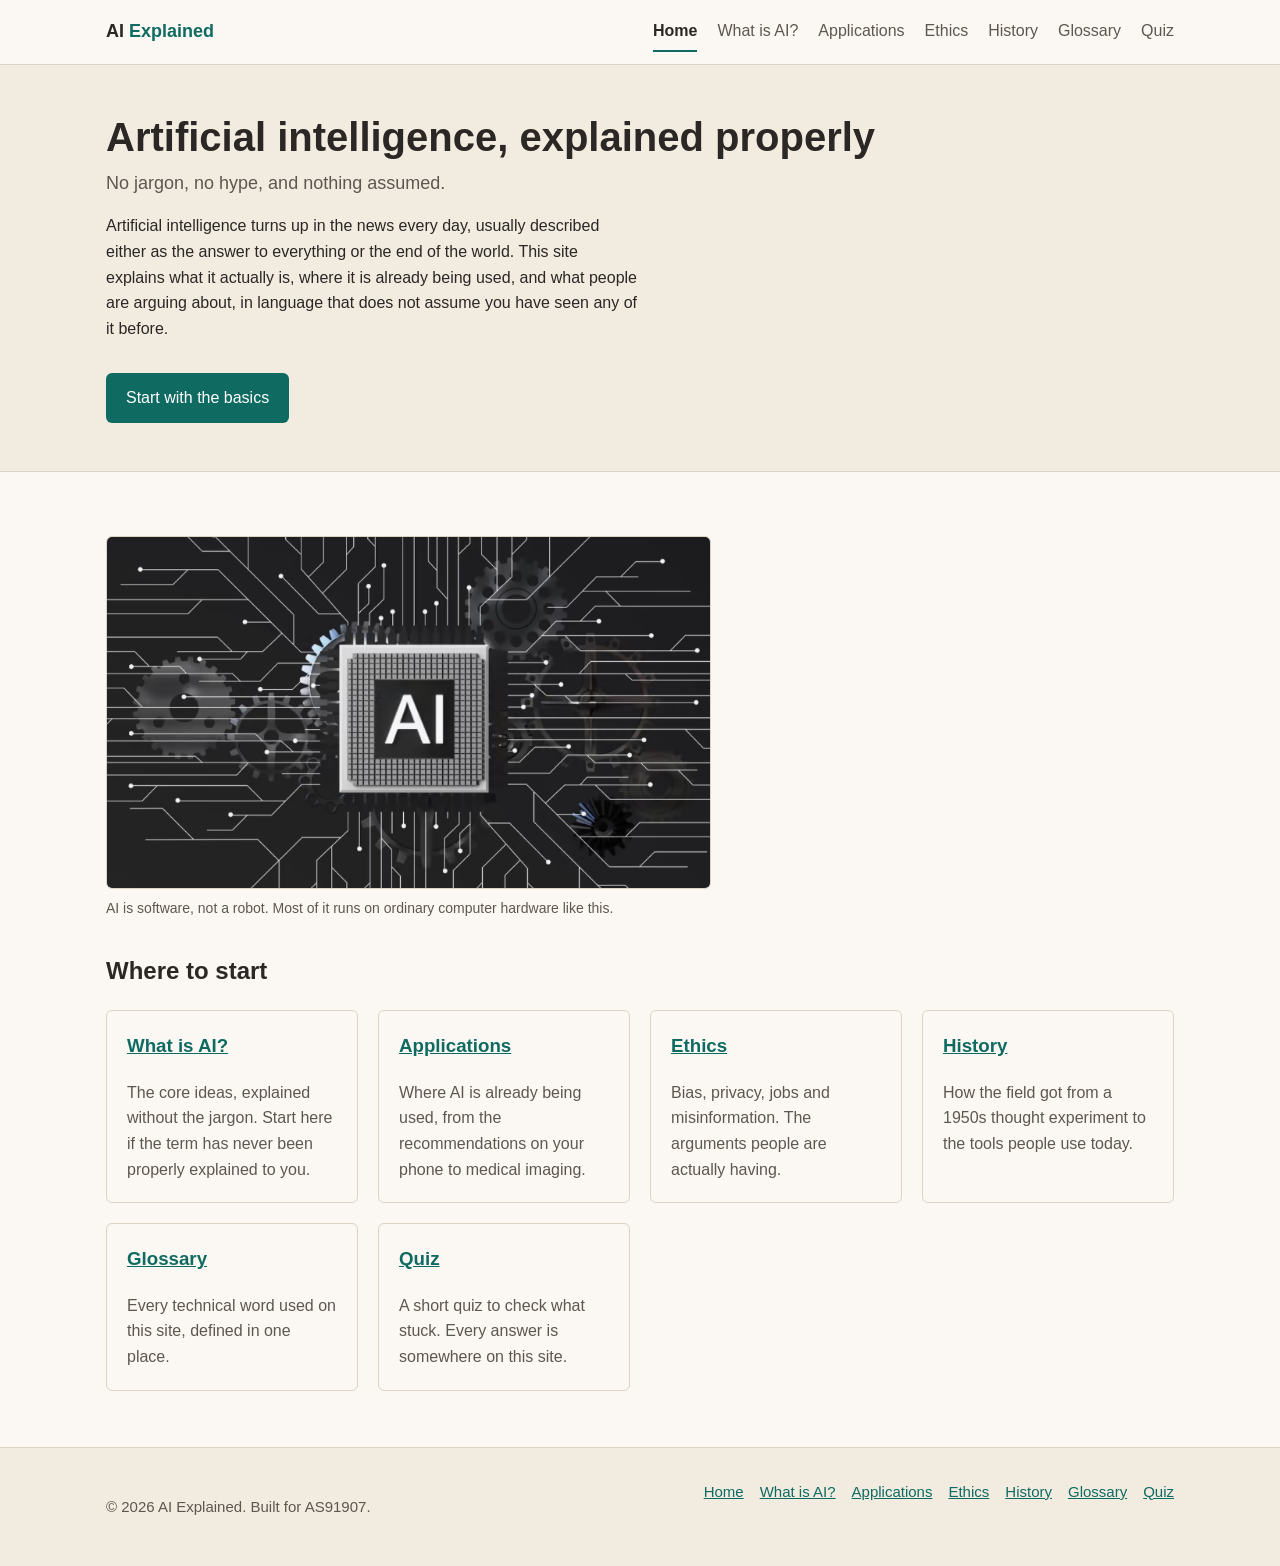
<file: index.html>
<!DOCTYPE html>
<html lang="en-NZ">
<head>
<meta charset="utf-8">
<meta name="viewport" content="width=device-width, initial-scale=1">
<title>AI Explained - artificial intelligence in plain language</title>
<meta name="description" content="An introduction to artificial intelligence for people who are new to the subject.">
<link rel="stylesheet" href="css/styles.css">
</head>
<body>

<a class="skip-link" href="#main">Skip to content</a>

<header class="site-header">
  <div class="page-width header-row">
    <a class="site-logo" href="index.html">AI <span>Explained</span></a>

    <button type="button" class="menu-button" aria-expanded="false" aria-controls="main-menu">
      <span class="menu-icon" aria-hidden="true"><span></span><span></span><span></span></span>
      Menu
    </button>

    <nav id="main-menu" class="main-menu" aria-label="Main">
      <ul>
        <li><a href="index.html" aria-current="page">Home</a></li>
        <li><a href="what-is-ai.html">What is AI?</a></li>
        <li><a href="applications.html">Applications</a></li>
        <li><a href="ethics.html">Ethics</a></li>
        <li><a href="history.html">History</a></li>
        <li><a href="glossary.html">Glossary</a></li>
        <li><a href="quiz.html">Quiz</a></li>
      </ul>
    </nav>
  </div>
</header>

<div class="home-banner">
  <div class="page-width">
    <h1>Artificial intelligence, explained properly</h1>
    <p class="tagline">No jargon, no hype, and nothing assumed.</p>
    <p>
      Artificial intelligence turns up in the news every day, usually described
      either as the answer to everything or the end of the world. This site
      explains what it actually is, where it is already being used, and what
      people are arguing about, in language that does not assume you have seen
      any of it before.
    </p>
    <a class="button" href="what-is-ai.html">Start with the basics</a>
  </div>
</div>

<main id="main">
  <div class="page-width">
    <div class="text-column">
      <figure>
        <img src="images/ai-chip.avif" alt="A computer chip with the letters AI on it, sitting in the middle of a circuit board.">
        <figcaption>AI is software, not a robot. Most of it runs on ordinary computer hardware like this.</figcaption>
      </figure>
    </div>

    <h2>Where to start</h2>
    <ul class="card-grid">
      <li class="card">
        <h3><a href="what-is-ai.html">What is AI?</a></h3>
        <p>The core ideas, explained without the jargon. Start here if the term has never been properly explained to you.</p>
      </li>
      <li class="card">
        <h3><a href="applications.html">Applications</a></h3>
        <p>Where AI is already being used, from the recommendations on your phone to medical imaging.</p>
      </li>
      <li class="card">
        <h3><a href="ethics.html">Ethics</a></h3>
        <p>Bias, privacy, jobs and misinformation. The arguments people are actually having.</p>
      </li>
      <li class="card">
        <h3><a href="history.html">History</a></h3>
        <p>How the field got from a 1950s thought experiment to the tools people use today.</p>
      </li>
      <li class="card">
        <h3><a href="glossary.html">Glossary</a></h3>
        <p>Every technical word used on this site, defined in one place.</p>
      </li>
      <li class="card">
        <h3><a href="quiz.html">Quiz</a></h3>
        <p>A short quiz to check what stuck. Every answer is somewhere on this site.</p>
      </li>
    </ul>
  </div>
</main>

<footer class="site-footer">
  <div class="page-width footer-row">
    <p>&copy; 2026 AI Explained. Built for AS91907.</p>
    <ul>
      <li><a href="index.html">Home</a></li>
      <li><a href="what-is-ai.html">What is AI?</a></li>
      <li><a href="applications.html">Applications</a></li>
      <li><a href="ethics.html">Ethics</a></li>
      <li><a href="history.html">History</a></li>
      <li><a href="glossary.html">Glossary</a></li>
      <li><a href="quiz.html">Quiz</a></li>
    </ul>
  </div>
</footer>

<script src="js/script.js"></script>
</body>
</html>
</file>
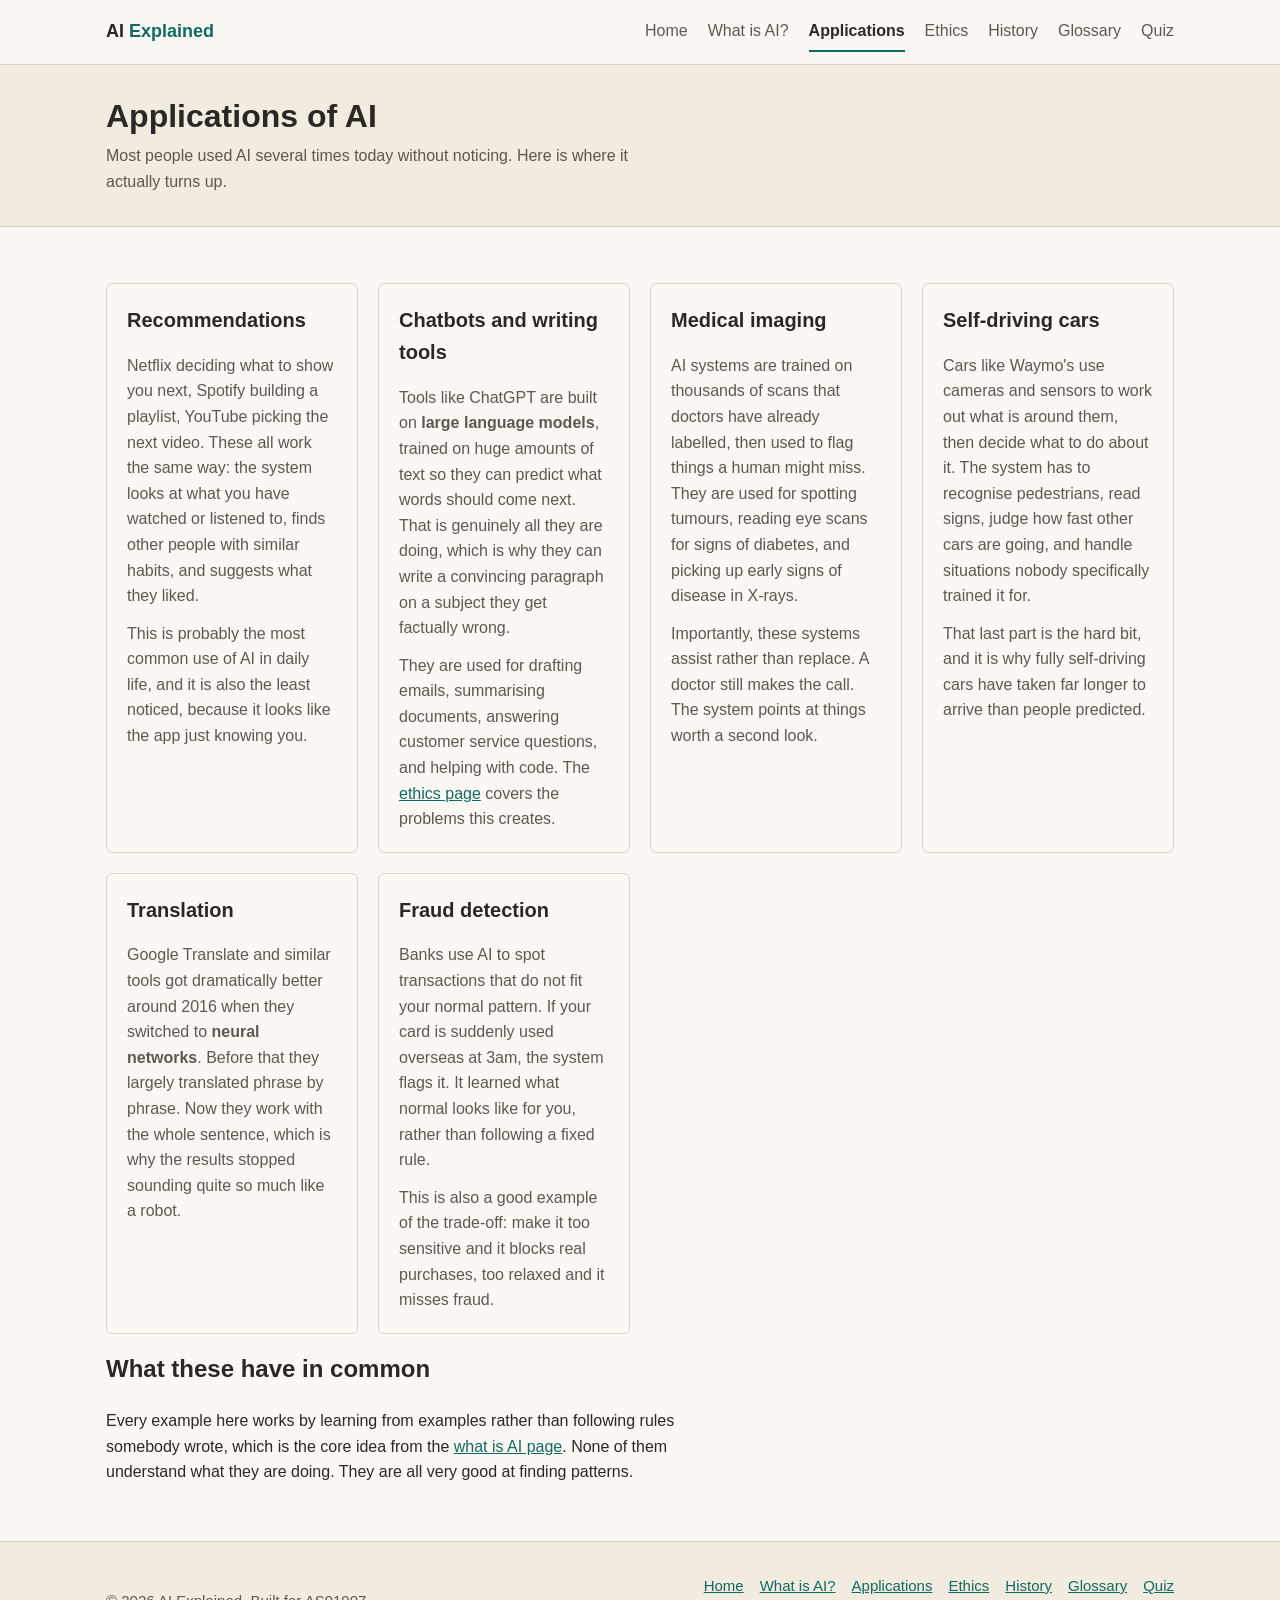
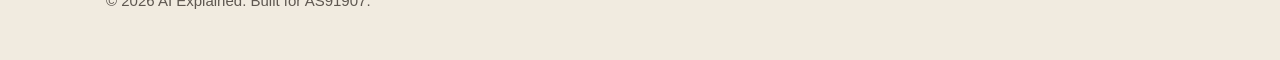
<file: applications.html>
<!DOCTYPE html>
<html lang="en-NZ">
<head>
<meta charset="utf-8">
<meta name="viewport" content="width=device-width, initial-scale=1">
<title>Applications of AI - AI Explained</title>
<meta name="description" content="Where artificial intelligence is already being used, from phone recommendations to medical scans.">
<link rel="stylesheet" href="css/styles.css">
</head>
<body>

<a class="skip-link" href="#main">Skip to content</a>

<header class="site-header">
  <div class="page-width header-row">
    <a class="site-logo" href="index.html">AI <span>Explained</span></a>

    <button type="button" class="menu-button" aria-expanded="false" aria-controls="main-menu">
      <span class="menu-icon" aria-hidden="true"><span></span><span></span><span></span></span>
      Menu
    </button>

    <nav id="main-menu" class="main-menu" aria-label="Main">
      <ul>
        <li><a href="index.html">Home</a></li>
        <li><a href="what-is-ai.html">What is AI?</a></li>
        <li><a href="applications.html" aria-current="page">Applications</a></li>
        <li><a href="ethics.html">Ethics</a></li>
        <li><a href="history.html">History</a></li>
        <li><a href="glossary.html">Glossary</a></li>
        <li><a href="quiz.html">Quiz</a></li>
      </ul>
    </nav>
  </div>
</header>

<div class="page-banner">
  <div class="page-width">
    <h1>Applications of AI</h1>
    <p>Most people used AI several times today without noticing. Here is where it actually turns up.</p>
  </div>
</div>

<main id="main">
  <div class="page-width">

    <ul class="card-grid">
      <li class="card">
        <h2>Recommendations</h2>
    <p>
      Netflix deciding what to show you next, Spotify building a playlist,
      YouTube picking the next video. These all work the same way: the system
      looks at what you have watched or listened to, finds other people with
      similar habits, and suggests what they liked.
    </p>
    <p>
      This is probably the most common use of AI in daily life, and it is also
      the least noticed, because it looks like the app just knowing you.
    </p>
      </li>
      <li class="card">
        <h2>Chatbots and writing tools</h2>
    <p>
      Tools like ChatGPT are built on <strong>large language models</strong>,
      trained on huge amounts of text so they can predict what words should come
      next. That is genuinely all they are doing, which is why they can write a
      convincing paragraph on a subject they get factually wrong.
    </p>
    <p>
      They are used for drafting emails, summarising documents, answering
      customer service questions, and helping with code. The
      <a href="ethics.html">ethics page</a> covers the problems this creates.
    </p>
      </li>
      <li class="card">
        <h2>Medical imaging</h2>
    <p>
      AI systems are trained on thousands of scans that doctors have already
      labelled, then used to flag things a human might miss. They are used for
      spotting tumours, reading eye scans for signs of diabetes, and picking up
      early signs of disease in X-rays.
    </p>
    <p>
      Importantly, these systems assist rather than replace. A doctor still makes
      the call. The system points at things worth a second look.
    </p>
      </li>
      <li class="card">
        <h2>Self-driving cars</h2>
    <p>
      Cars like Waymo's use cameras and sensors to work out what is around them,
      then decide what to do about it. The system has to recognise pedestrians,
      read signs, judge how fast other cars are going, and handle situations
      nobody specifically trained it for.
    </p>
    <p>
      That last part is the hard bit, and it is why fully self-driving cars have
      taken far longer to arrive than people predicted.
    </p>
      </li>
      <li class="card">
        <h2>Translation</h2>
    <p>
      Google Translate and similar tools got dramatically better around 2016 when
      they switched to <strong>neural networks</strong>. Before that they largely
      translated phrase by phrase. Now they work with the whole sentence, which
      is why the results stopped sounding quite so much like a robot.
    </p>
      </li>
      <li class="card">
        <h2>Fraud detection</h2>
    <p>
      Banks use AI to spot transactions that do not fit your normal pattern. If
      your card is suddenly used overseas at 3am, the system flags it. It learned
      what normal looks like for you, rather than following a fixed rule.
    </p>
    <p>
      This is also a good example of the trade-off: make it too sensitive and it
      blocks real purchases, too relaxed and it misses fraud.
    </p>
      </li>
    </ul>

   <div class="text-column">

    <h2>What these have in common</h2>
    <p>
      Every example here works by learning from examples rather than following
      rules somebody wrote, which is the core idea from the
      <a href="what-is-ai.html">what is AI page</a>. None of them understand what
      they are doing. They are all very good at finding patterns.
    </p>

   </div>
  </div>
</main>

<footer class="site-footer">
  <div class="page-width footer-row">
    <p>&copy; 2026 AI Explained. Built for AS91907.</p>
    <ul>
      <li><a href="index.html">Home</a></li>
      <li><a href="what-is-ai.html">What is AI?</a></li>
      <li><a href="applications.html">Applications</a></li>
      <li><a href="ethics.html">Ethics</a></li>
      <li><a href="history.html">History</a></li>
      <li><a href="glossary.html">Glossary</a></li>
      <li><a href="quiz.html">Quiz</a></li>
    </ul>
  </div>
</footer>

<script src="js/script.js"></script>
</body>
</html>
</file>
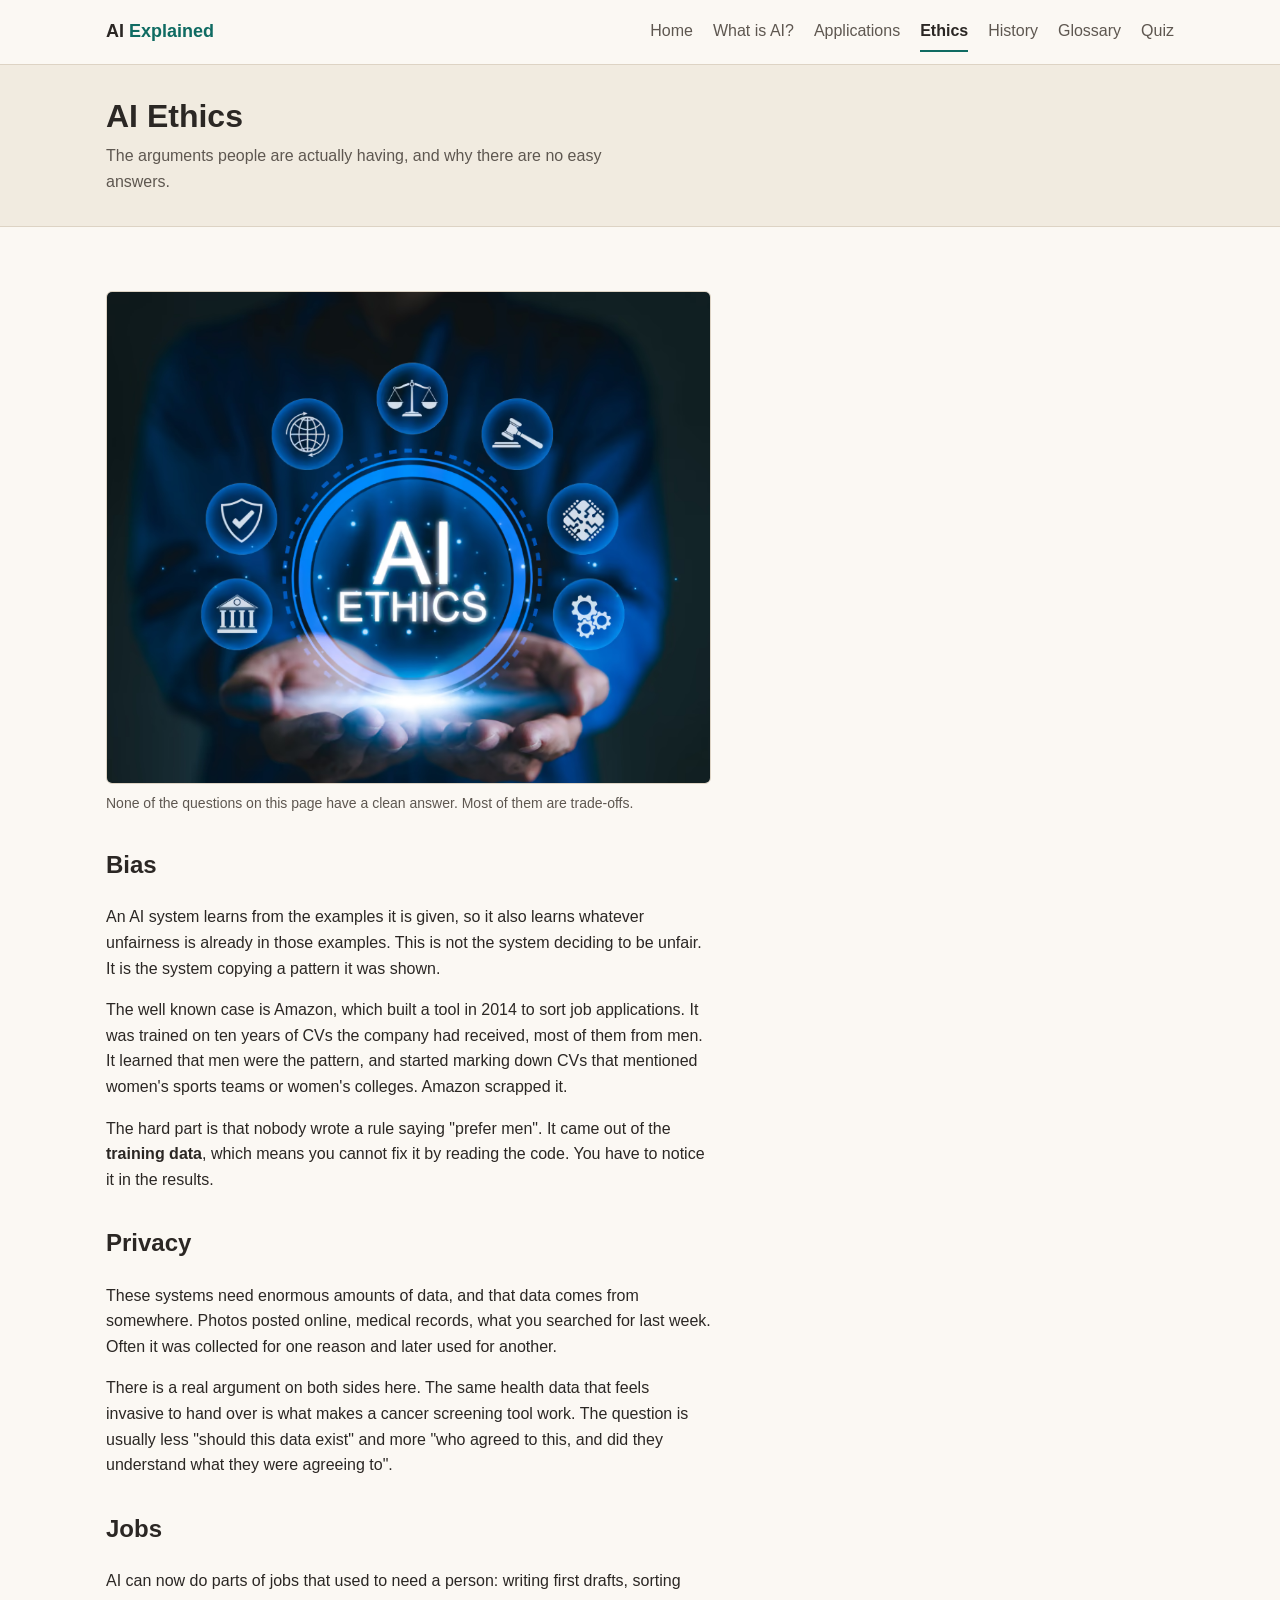
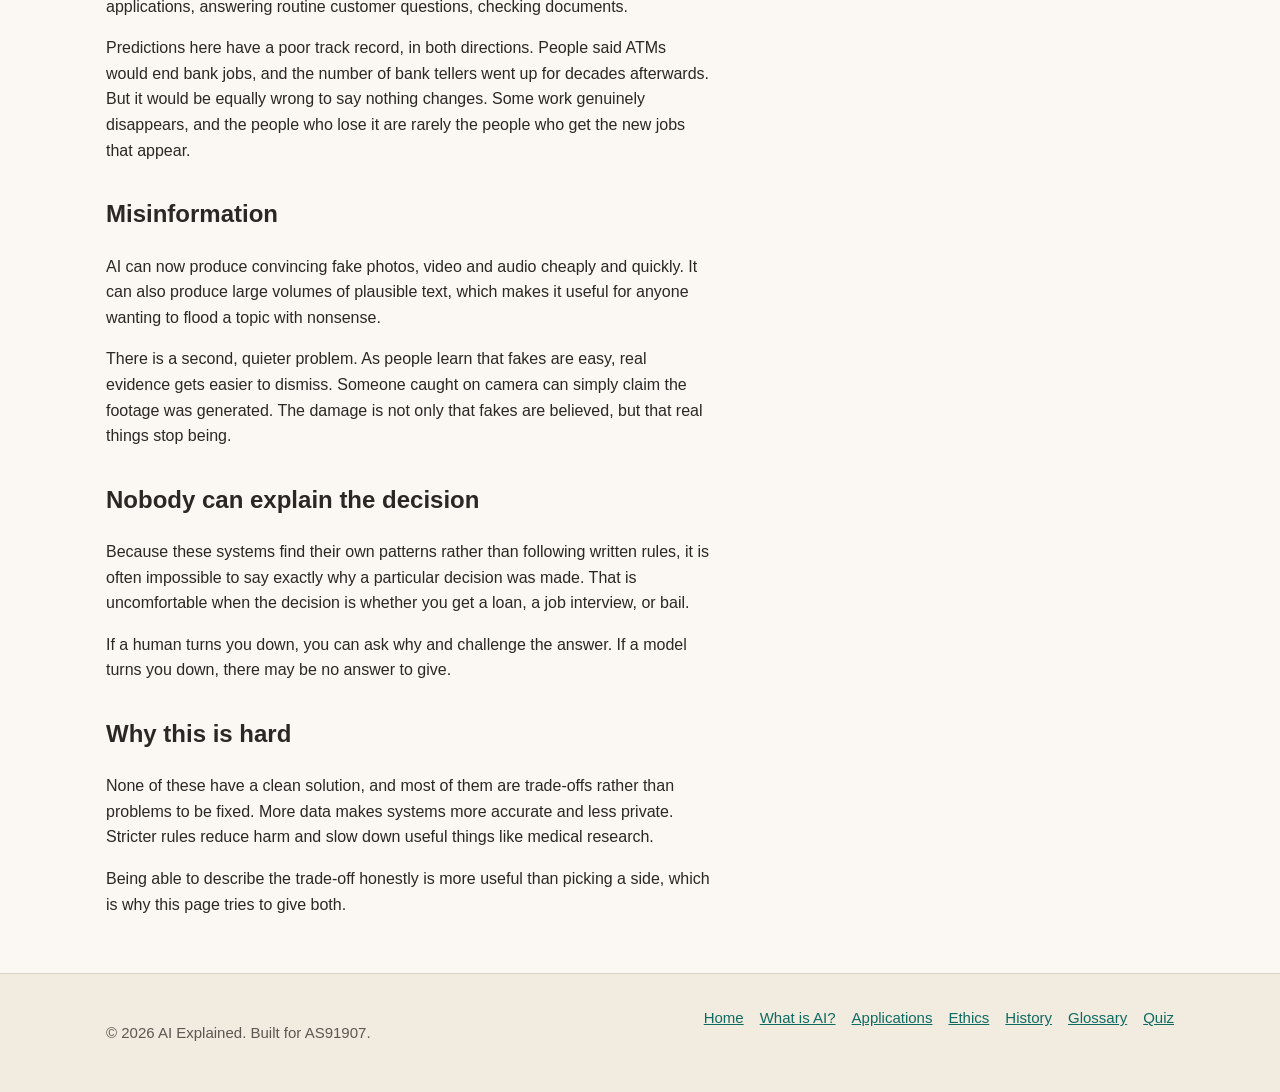
<file: ethics.html>
<!DOCTYPE html>
<html lang="en-NZ">
<head>
<meta charset="utf-8">
<meta name="viewport" content="width=device-width, initial-scale=1">
<title>AI Ethics - AI Explained</title>
<meta name="description" content="The main arguments about artificial intelligence: bias, privacy, jobs and misinformation.">
<link rel="stylesheet" href="css/styles.css">
</head>
<body>

<a class="skip-link" href="#main">Skip to content</a>

<header class="site-header">
  <div class="page-width header-row">
    <a class="site-logo" href="index.html">AI <span>Explained</span></a>

    <button type="button" class="menu-button" aria-expanded="false" aria-controls="main-menu">
      <span class="menu-icon" aria-hidden="true"><span></span><span></span><span></span></span>
      Menu
    </button>

    <nav id="main-menu" class="main-menu" aria-label="Main">
      <ul>
        <li><a href="index.html">Home</a></li>
        <li><a href="what-is-ai.html">What is AI?</a></li>
        <li><a href="applications.html">Applications</a></li>
        <li><a href="ethics.html" aria-current="page">Ethics</a></li>
        <li><a href="history.html">History</a></li>
        <li><a href="glossary.html">Glossary</a></li>
        <li><a href="quiz.html">Quiz</a></li>
      </ul>
    </nav>
  </div>
</header>

<div class="page-banner">
  <div class="page-width">
    <h1>AI Ethics</h1>
    <p>The arguments people are actually having, and why there are no easy answers.</p>
  </div>
</div>

<main id="main">
  <div class="page-width">
   <div class="text-column">

    <figure>
      <img src="images/ai-ethics.avif" alt="A person holding a glowing circle labelled AI Ethics, surrounded by icons for law, security, government and technology.">
      <figcaption>None of the questions on this page have a clean answer. Most of them are trade-offs.</figcaption>
    </figure>

    <h2>Bias</h2>
    <p>
      An AI system learns from the examples it is given, so it also learns
      whatever unfairness is already in those examples. This is not the system
      deciding to be unfair. It is the system copying a pattern it was shown.
    </p>
    <p>
      The well known case is Amazon, which built a tool in 2014 to sort job
      applications. It was trained on ten years of CVs the company had received,
      most of them from men. It learned that men were the pattern, and started
      marking down CVs that mentioned women's sports teams or women's colleges.
      Amazon scrapped it.
    </p>
    <p>
      The hard part is that nobody wrote a rule saying "prefer men". It came out
      of the <strong>training data</strong>, which means you cannot fix it by
      reading the code. You have to notice it in the results.
    </p>

    <h2>Privacy</h2>
    <p>
      These systems need enormous amounts of data, and that data comes from
      somewhere. Photos posted online, medical records, what you searched for
      last week. Often it was collected for one reason and later used for
      another.
    </p>
    <p>
      There is a real argument on both sides here. The same health data that
      feels invasive to hand over is what makes a cancer screening tool work. The
      question is usually less "should this data exist" and more "who agreed to
      this, and did they understand what they were agreeing to".
    </p>

    <h2>Jobs</h2>
    <p>
      AI can now do parts of jobs that used to need a person: writing first
      drafts, sorting applications, answering routine customer questions,
      checking documents.
    </p>
    <p>
      Predictions here have a poor track record, in both directions. People said
      ATMs would end bank jobs, and the number of bank tellers went up for
      decades afterwards. But it would be equally wrong to say nothing changes.
      Some work genuinely disappears, and the people who lose it are rarely the
      people who get the new jobs that appear.
    </p>

    <h2>Misinformation</h2>
    <p>
      AI can now produce convincing fake photos, video and audio cheaply and
      quickly. It can also produce large volumes of plausible text, which makes
      it useful for anyone wanting to flood a topic with nonsense.
    </p>
    <p>
      There is a second, quieter problem. As people learn that fakes are easy,
      real evidence gets easier to dismiss. Someone caught on camera can simply
      claim the footage was generated. The damage is not only that fakes are
      believed, but that real things stop being.
    </p>

    <h2>Nobody can explain the decision</h2>
    <p>
      Because these systems find their own patterns rather than following written
      rules, it is often impossible to say exactly why a particular decision was
      made. That is uncomfortable when the decision is whether you get a loan, a
      job interview, or bail.
    </p>
    <p>
      If a human turns you down, you can ask why and challenge the answer. If a
      model turns you down, there may be no answer to give.
    </p>

    <h2>Why this is hard</h2>
    <p>
      None of these have a clean solution, and most of them are trade-offs rather
      than problems to be fixed. More data makes systems more accurate and less
      private. Stricter rules reduce harm and slow down useful things like
      medical research.
    </p>
    <p>
      Being able to describe the trade-off honestly is more useful than picking a
      side, which is why this page tries to give both.
    </p>

   </div>
  </div>
</main>

<footer class="site-footer">
  <div class="page-width footer-row">
    <p>&copy; 2026 AI Explained. Built for AS91907.</p>
    <ul>
      <li><a href="index.html">Home</a></li>
      <li><a href="what-is-ai.html">What is AI?</a></li>
      <li><a href="applications.html">Applications</a></li>
      <li><a href="ethics.html">Ethics</a></li>
      <li><a href="history.html">History</a></li>
      <li><a href="glossary.html">Glossary</a></li>
      <li><a href="quiz.html">Quiz</a></li>
    </ul>
  </div>
</footer>

<script src="js/script.js"></script>
</body>
</html>
</file>
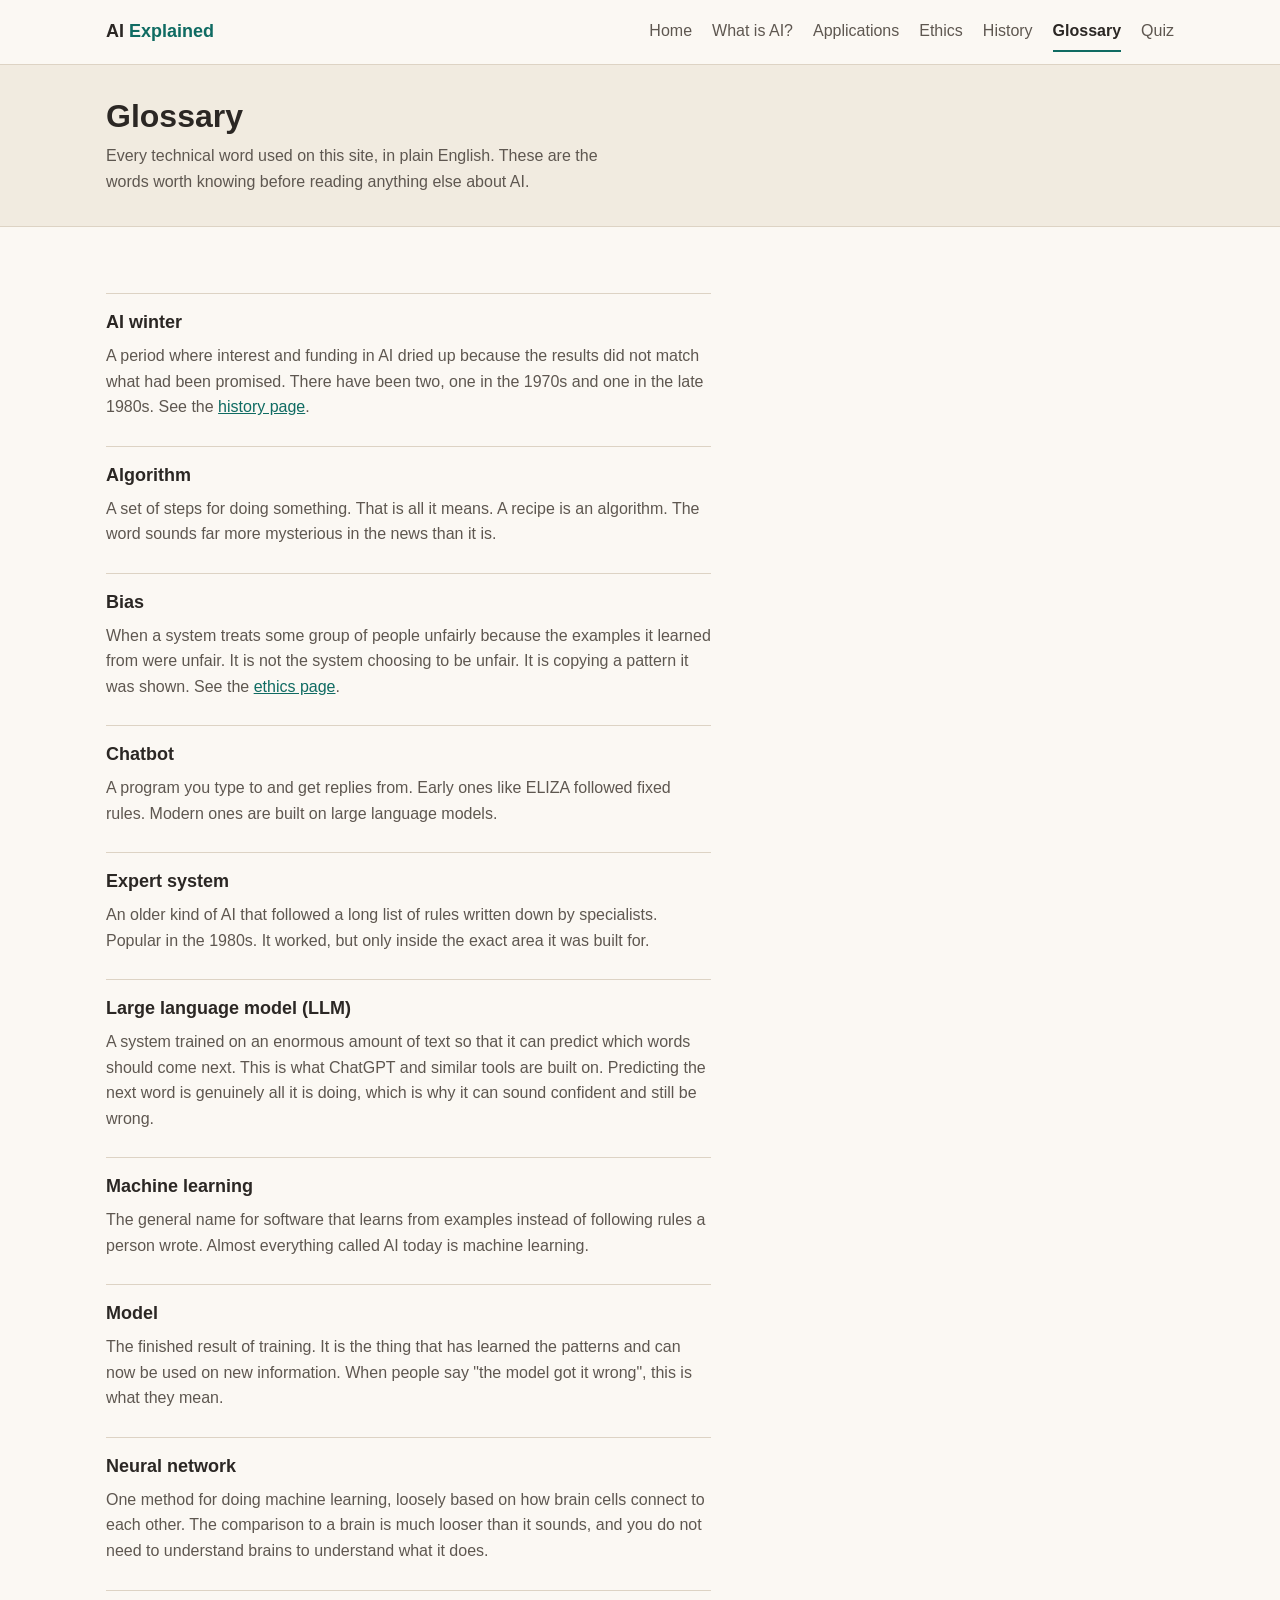
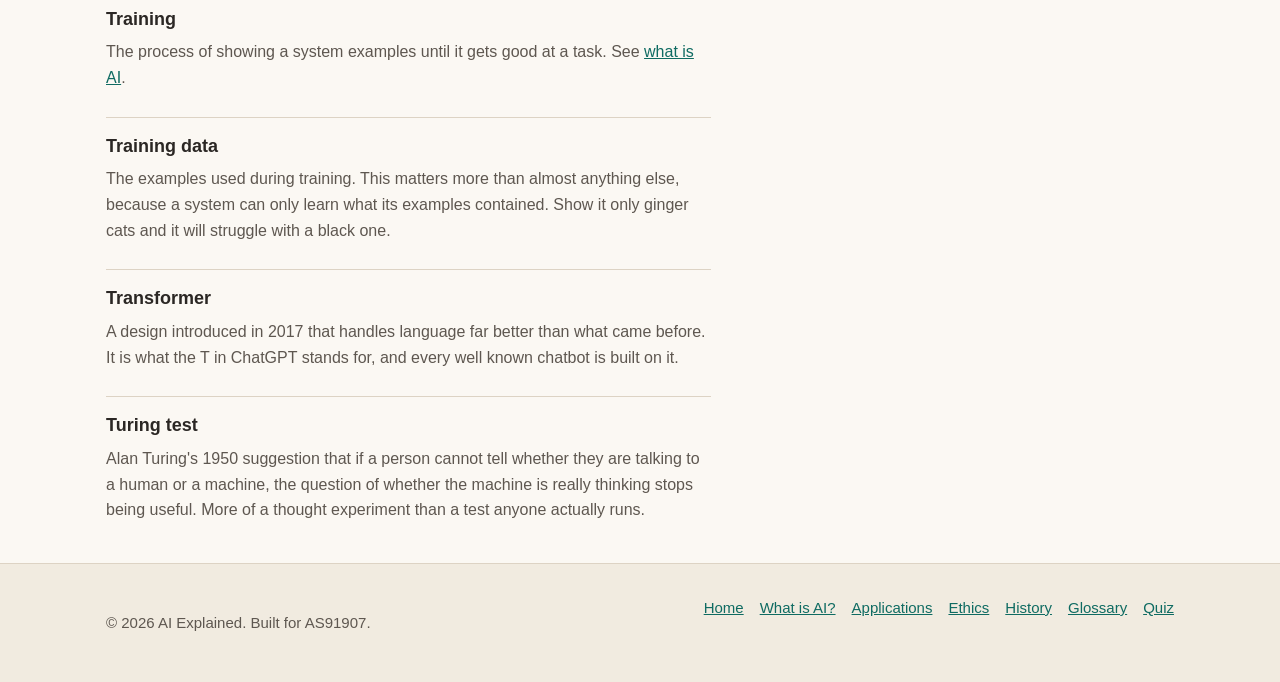
<file: glossary.html>
<!DOCTYPE html>
<html lang="en-NZ">
<head>
<meta charset="utf-8">
<meta name="viewport" content="width=device-width, initial-scale=1">
<title>Glossary - AI Explained</title>
<meta name="description" content="Plain English definitions of the AI words used on this site.">
<link rel="stylesheet" href="css/styles.css">
</head>
<body>

<a class="skip-link" href="#main">Skip to content</a>

<header class="site-header">
  <div class="page-width header-row">
    <a class="site-logo" href="index.html">AI <span>Explained</span></a>

    <button type="button" class="menu-button" aria-expanded="false" aria-controls="main-menu">
      <span class="menu-icon" aria-hidden="true"><span></span><span></span><span></span></span>
      Menu
    </button>

    <nav id="main-menu" class="main-menu" aria-label="Main">
      <ul>
        <li><a href="index.html">Home</a></li>
        <li><a href="what-is-ai.html">What is AI?</a></li>
        <li><a href="applications.html">Applications</a></li>
        <li><a href="ethics.html">Ethics</a></li>
        <li><a href="history.html">History</a></li>
        <li><a href="glossary.html" aria-current="page">Glossary</a></li>
        <li><a href="quiz.html">Quiz</a></li>
      </ul>
    </nav>
  </div>
</header>

<div class="page-banner">
  <div class="page-width">
    <h1>Glossary</h1>
    <p>Every technical word used on this site, in plain English. These are the words worth knowing before reading anything else about AI.</p>
  </div>
</div>

<main id="main">
  <div class="page-width">
   <div class="text-column">

    <dl class="glossary">

      <dt>AI winter</dt>
      <dd>
        A period where interest and funding in AI dried up because the results
        did not match what had been promised. There have been two, one in the
        1970s and one in the late 1980s. See the
        <a href="history.html">history page</a>.
      </dd>

      <dt>Algorithm</dt>
      <dd>
        A set of steps for doing something. That is all it means. A recipe is an
        algorithm. The word sounds far more mysterious in the news than it is.
      </dd>

      <dt>Bias</dt>
      <dd>
        When a system treats some group of people unfairly because the examples
        it learned from were unfair. It is not the system choosing to be unfair.
        It is copying a pattern it was shown. See the
        <a href="ethics.html">ethics page</a>.
      </dd>

      <dt>Chatbot</dt>
      <dd>
        A program you type to and get replies from. Early ones like ELIZA
        followed fixed rules. Modern ones are built on large language models.
      </dd>

      <dt>Expert system</dt>
      <dd>
        An older kind of AI that followed a long list of rules written down by
        specialists. Popular in the 1980s. It worked, but only inside the exact
        area it was built for.
      </dd>

      <dt>Large language model (LLM)</dt>
      <dd>
        A system trained on an enormous amount of text so that it can predict
        which words should come next. This is what ChatGPT and similar tools are
        built on. Predicting the next word is genuinely all it is doing, which is
        why it can sound confident and still be wrong.
      </dd>

      <dt>Machine learning</dt>
      <dd>
        The general name for software that learns from examples instead of
        following rules a person wrote. Almost everything called AI today is
        machine learning.
      </dd>

      <dt>Model</dt>
      <dd>
        The finished result of training. It is the thing that has learned the
        patterns and can now be used on new information. When people say "the
        model got it wrong", this is what they mean.
      </dd>

      <dt>Neural network</dt>
      <dd>
        One method for doing machine learning, loosely based on how brain cells
        connect to each other. The comparison to a brain is much looser than it
        sounds, and you do not need to understand brains to understand what it
        does.
      </dd>

      <dt>Training</dt>
      <dd>
        The process of showing a system examples until it gets good at a task.
        See <a href="what-is-ai.html">what is AI</a>.
      </dd>

      <dt>Training data</dt>
      <dd>
        The examples used during training. This matters more than almost anything
        else, because a system can only learn what its examples contained. Show
        it only ginger cats and it will struggle with a black one.
      </dd>

      <dt>Transformer</dt>
      <dd>
        A design introduced in 2017 that handles language far better than what
        came before. It is what the T in ChatGPT stands for, and every well known
        chatbot is built on it.
      </dd>

      <dt>Turing test</dt>
      <dd>
        Alan Turing's 1950 suggestion that if a person cannot tell whether they
        are talking to a human or a machine, the question of whether the machine
        is really thinking stops being useful. More of a thought experiment than
        a test anyone actually runs.
      </dd>

    </dl>

   </div>
  </div>
</main>

<footer class="site-footer">
  <div class="page-width footer-row">
    <p>&copy; 2026 AI Explained. Built for AS91907.</p>
    <ul>
      <li><a href="index.html">Home</a></li>
      <li><a href="what-is-ai.html">What is AI?</a></li>
      <li><a href="applications.html">Applications</a></li>
      <li><a href="ethics.html">Ethics</a></li>
      <li><a href="history.html">History</a></li>
      <li><a href="glossary.html">Glossary</a></li>
      <li><a href="quiz.html">Quiz</a></li>
    </ul>
  </div>
</footer>

<script src="js/script.js"></script>
</body>
</html>
</file>
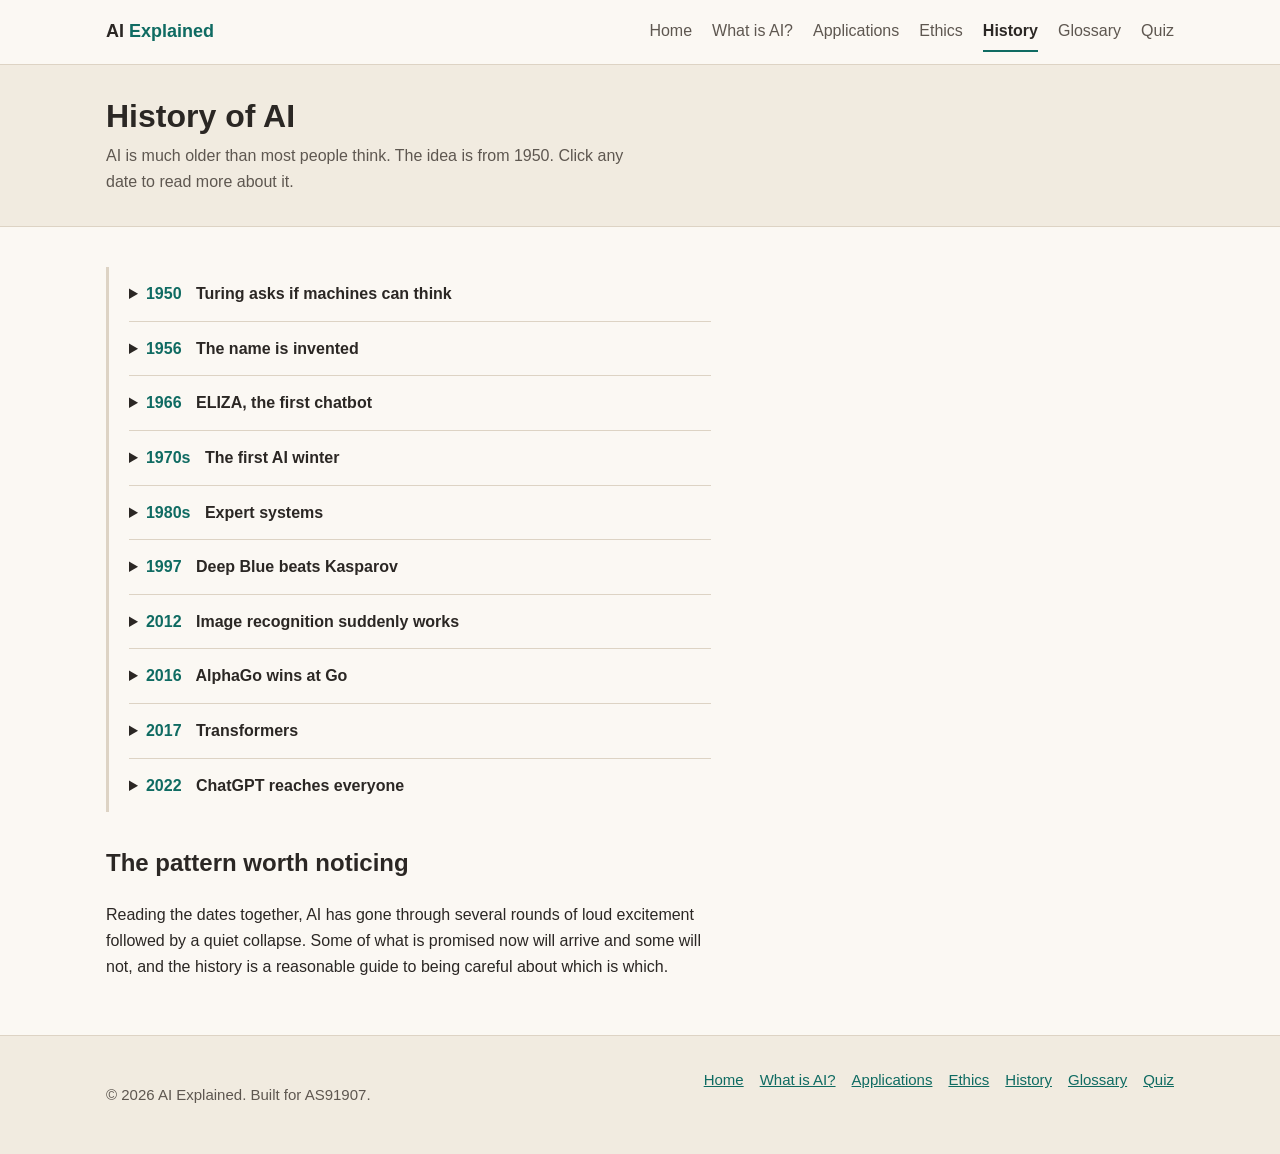
<file: history.html>
<!DOCTYPE html>
<html lang="en-NZ">
<head>
<meta charset="utf-8">
<meta name="viewport" content="width=device-width, initial-scale=1">
<title>History of AI - AI Explained</title>
<meta name="description" content="A timeline of the key moments in artificial intelligence, from Alan Turing in 1950 to ChatGPT in 2022.">
<link rel="stylesheet" href="css/styles.css">
</head>
<body>

<a class="skip-link" href="#main">Skip to content</a>

<header class="site-header">
  <div class="page-width header-row">
    <a class="site-logo" href="index.html">AI <span>Explained</span></a>

    <button type="button" class="menu-button" aria-expanded="false" aria-controls="main-menu">
      <span class="menu-icon" aria-hidden="true"><span></span><span></span><span></span></span>
      Menu
    </button>

    <nav id="main-menu" class="main-menu" aria-label="Main">
      <ul>
        <li><a href="index.html">Home</a></li>
        <li><a href="what-is-ai.html">What is AI?</a></li>
        <li><a href="applications.html">Applications</a></li>
        <li><a href="ethics.html">Ethics</a></li>
        <li><a href="history.html" aria-current="page">History</a></li>
        <li><a href="glossary.html">Glossary</a></li>
        <li><a href="quiz.html">Quiz</a></li>
      </ul>
    </nav>
  </div>
</header>

<div class="page-banner">
  <div class="page-width">
    <h1>History of AI</h1>
    <p>AI is much older than most people think. The idea is from 1950. Click any date to read more about it.</p>
  </div>
</div>

<main id="main">
  <div class="page-width">
   <div class="text-column">

    <div class="timeline">

      <details class="timeline-entry">
        <summary><span class="timeline-year">1950</span> Turing asks if machines can think</summary>
        <p>
          Alan Turing published a paper suggesting a test: if a person having a
          conversation cannot tell whether they are talking to a human or a
          machine, does it matter which it is? This became known as the Turing
          test. Note that no computer existed at the time that could get
          anywhere near it.
        </p>
        <figure>
          <img src="images/turing-test.avif" alt="Diagram of the Turing test. A questioner sends questions to both a computer and a human, and gets answers back from both without being told which is which.">
          <figcaption>The Turing test. The questioner talks to both and has to work out which one is the machine.</figcaption>
        </figure>
      </details>

      <details class="timeline-entry">
        <summary><span class="timeline-year">1956</span> The name is invented</summary>
        <p>
          A summer workshop at Dartmouth College brought together the researchers
          working on the idea, and John McCarthy came up with the term
          "artificial intelligence" for the proposal. This is usually treated as
          the moment the field officially started.
        </p>
      </details>

      <details class="timeline-entry">
        <summary><span class="timeline-year">1966</span> ELIZA, the first chatbot</summary>
        <p>
          Joseph Weizenbaum built a program that imitated a therapist by turning
          whatever you typed back into a question. It was simple and followed
          fixed rules, but people talked to it as though it understood them,
          which unsettled Weizenbaum enough that he spent years warning about it.
        </p>
      </details>

      <details class="timeline-entry">
        <summary><span class="timeline-year">1970s</span> The first AI winter</summary>
        <p>
          Researchers had promised a great deal and delivered much less, so
          governments cut the funding. The field went quiet. This happened again
          in the late 1980s, and the pattern of big promises followed by
          disappointment is worth keeping in mind when reading AI news today.
        </p>
      </details>

      <details class="timeline-entry">
        <summary><span class="timeline-year">1980s</span> Expert systems</summary>
        <p>
          Businesses started using programs that followed long lists of rules
          written by specialists, for jobs like diagnosing equipment faults. They
          worked, but only inside the exact area they were built for, and keeping
          the rules up to date turned out to be an enormous amount of work.
        </p>
      </details>

      <details class="timeline-entry">
        <summary><span class="timeline-year">1997</span> Deep Blue beats Kasparov</summary>
        <p>
          IBM's chess computer beat the world champion Garry Kasparov in a match.
          It did this mostly by checking an enormous number of possible moves
          very quickly rather than by anything resembling thinking, but it was
          the first time a machine beat the best human at something people
          treated as a test of intelligence.
        </p>
      </details>

      <details class="timeline-entry">
        <summary><span class="timeline-year">2012</span> Image recognition suddenly works</summary>
        <p>
          A system called AlexNet won an image recognition competition by such a
          large margin that the field changed direction almost overnight. It used
          a <strong>neural network</strong> trained on graphics cards, and this
          is the point where the modern approach took over.
        </p>
      </details>

      <details class="timeline-entry">
        <summary><span class="timeline-year">2016</span> AlphaGo wins at Go</summary>
        <p>
          Go has far more possible positions than chess, so the Deep Blue
          approach of checking every move does not work. DeepMind's AlphaGo beat
          the top player Lee Sedol by learning patterns instead. One of its moves
          was so unusual that commentators assumed it was a mistake.
        </p>
      </details>

      <details class="timeline-entry">
        <summary><span class="timeline-year">2017</span> Transformers</summary>
        <p>
          A research paper introduced a design called the transformer, which
          handles language much better than what came before. Every well known
          chatbot today is built on this idea, which is what the T in ChatGPT
          stands for.
        </p>
      </details>

      <details class="timeline-entry">
        <summary><span class="timeline-year">2022</span> ChatGPT reaches everyone</summary>
        <p>
          The technology had existed for years, but ChatGPT put it behind a text
          box anyone could use. It reached a hundred million users faster than
          any app before it, and it is the reason most people started paying
          attention to AI at all.
        </p>
      </details>

    </div>

    <h2>The pattern worth noticing</h2>
    <p>
      Reading the dates together, AI has gone through several rounds of loud
      excitement followed by a quiet collapse. Some of what is promised now will
      arrive and some will not, and the history is a reasonable guide to being
      careful about which is which.
    </p>

   </div>
  </div>
</main>

<footer class="site-footer">
  <div class="page-width footer-row">
    <p>&copy; 2026 AI Explained. Built for AS91907.</p>
    <ul>
      <li><a href="index.html">Home</a></li>
      <li><a href="what-is-ai.html">What is AI?</a></li>
      <li><a href="applications.html">Applications</a></li>
      <li><a href="ethics.html">Ethics</a></li>
      <li><a href="history.html">History</a></li>
      <li><a href="glossary.html">Glossary</a></li>
      <li><a href="quiz.html">Quiz</a></li>
    </ul>
  </div>
</footer>

<script src="js/script.js"></script>
</body>
</html>
</file>
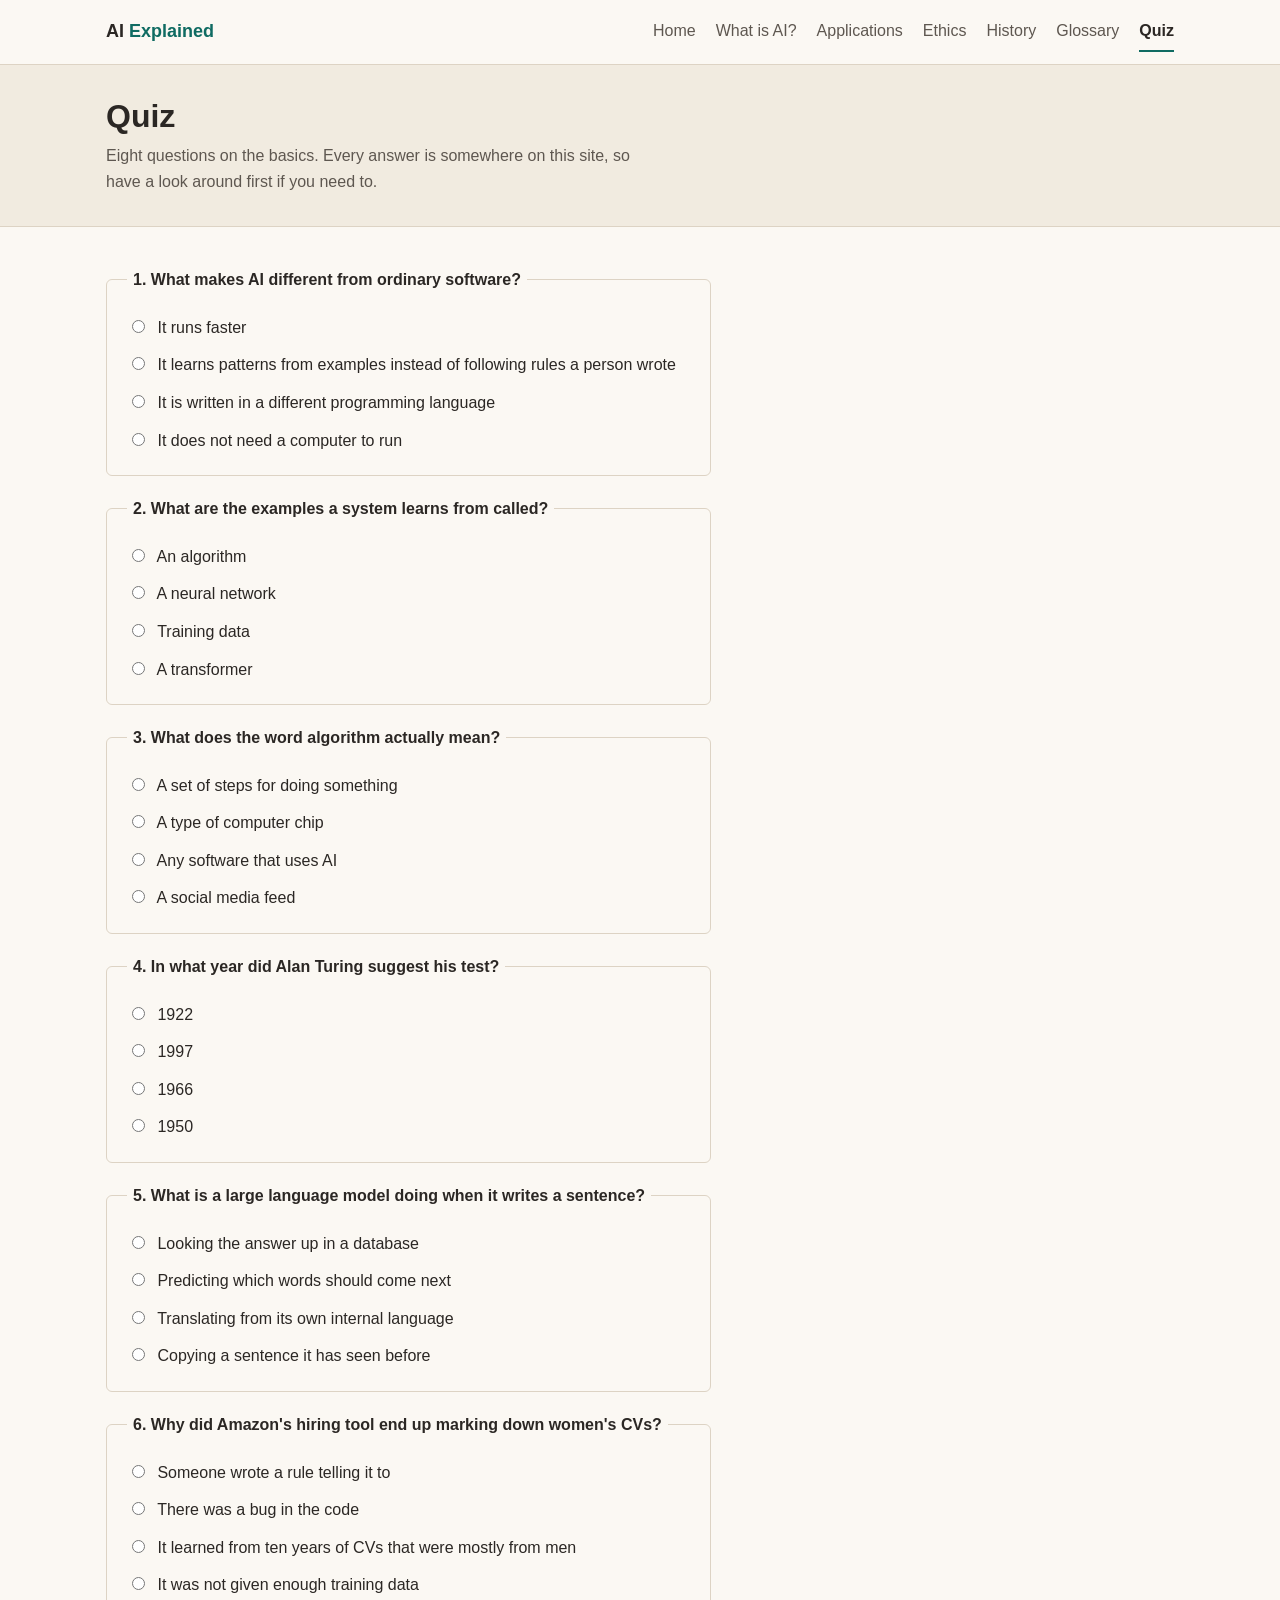
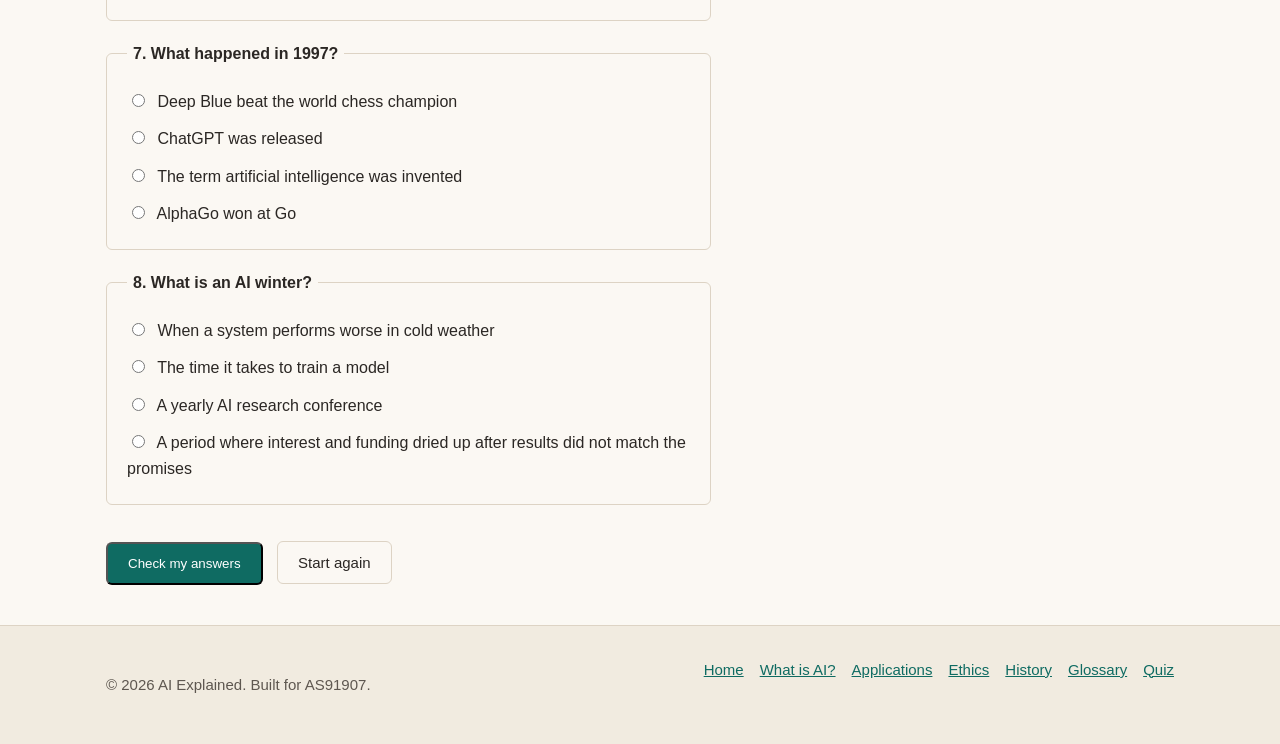
<file: quiz.html>
<!DOCTYPE html>
<html lang="en-NZ">
<head>
<meta charset="utf-8">
<meta name="viewport" content="width=device-width, initial-scale=1">
<title>Quiz - AI Explained</title>
<meta name="description" content="A short quiz on the basics of artificial intelligence. Every answer is somewhere on this site.">
<link rel="stylesheet" href="css/styles.css">
</head>
<body>

<a class="skip-link" href="#main">Skip to content</a>

<header class="site-header">
  <div class="page-width header-row">
    <a class="site-logo" href="index.html">AI <span>Explained</span></a>

    <button type="button" class="menu-button" aria-expanded="false" aria-controls="main-menu">
      <span class="menu-icon" aria-hidden="true"><span></span><span></span><span></span></span>
      Menu
    </button>

    <nav id="main-menu" class="main-menu" aria-label="Main">
      <ul>
        <li><a href="index.html">Home</a></li>
        <li><a href="what-is-ai.html">What is AI?</a></li>
        <li><a href="applications.html">Applications</a></li>
        <li><a href="ethics.html">Ethics</a></li>
        <li><a href="history.html">History</a></li>
        <li><a href="glossary.html">Glossary</a></li>
        <li><a href="quiz.html" aria-current="page">Quiz</a></li>
      </ul>
    </nav>
  </div>
</header>

<div class="page-banner">
  <div class="page-width">
    <h1>Quiz</h1>
    <p>Eight questions on the basics. Every answer is somewhere on this site, so have a look around first if you need to.</p>
  </div>
</div>

<main id="main">
  <div class="page-width">
   <div class="text-column">

    <form id="quiz">

      <fieldset class="question" data-answer="b">
        <legend>1. What makes AI different from ordinary software?</legend>
        <label><input type="radio" name="q1" value="a"> It runs faster</label>
        <label><input type="radio" name="q1" value="b"> It learns patterns from examples instead of following rules a person wrote</label>
        <label><input type="radio" name="q1" value="c"> It is written in a different programming language</label>
        <label><input type="radio" name="q1" value="d"> It does not need a computer to run</label>
      </fieldset>

      <fieldset class="question" data-answer="c">
        <legend>2. What are the examples a system learns from called?</legend>
        <label><input type="radio" name="q2" value="a"> An algorithm</label>
        <label><input type="radio" name="q2" value="b"> A neural network</label>
        <label><input type="radio" name="q2" value="c"> Training data</label>
        <label><input type="radio" name="q2" value="d"> A transformer</label>
      </fieldset>

      <fieldset class="question" data-answer="a">
        <legend>3. What does the word algorithm actually mean?</legend>
        <label><input type="radio" name="q3" value="a"> A set of steps for doing something</label>
        <label><input type="radio" name="q3" value="b"> A type of computer chip</label>
        <label><input type="radio" name="q3" value="c"> Any software that uses AI</label>
        <label><input type="radio" name="q3" value="d"> A social media feed</label>
      </fieldset>

      <fieldset class="question" data-answer="d">
        <legend>4. In what year did Alan Turing suggest his test?</legend>
        <label><input type="radio" name="q4" value="a"> 1922</label>
        <label><input type="radio" name="q4" value="b"> 1997</label>
        <label><input type="radio" name="q4" value="c"> 1966</label>
        <label><input type="radio" name="q4" value="d"> 1950</label>
      </fieldset>

      <fieldset class="question" data-answer="b">
        <legend>5. What is a large language model doing when it writes a sentence?</legend>
        <label><input type="radio" name="q5" value="a"> Looking the answer up in a database</label>
        <label><input type="radio" name="q5" value="b"> Predicting which words should come next</label>
        <label><input type="radio" name="q5" value="c"> Translating from its own internal language</label>
        <label><input type="radio" name="q5" value="d"> Copying a sentence it has seen before</label>
      </fieldset>

      <fieldset class="question" data-answer="c">
        <legend>6. Why did Amazon's hiring tool end up marking down women's CVs?</legend>
        <label><input type="radio" name="q6" value="a"> Someone wrote a rule telling it to</label>
        <label><input type="radio" name="q6" value="b"> There was a bug in the code</label>
        <label><input type="radio" name="q6" value="c"> It learned from ten years of CVs that were mostly from men</label>
        <label><input type="radio" name="q6" value="d"> It was not given enough training data</label>
      </fieldset>

      <fieldset class="question" data-answer="a">
        <legend>7. What happened in 1997?</legend>
        <label><input type="radio" name="q7" value="a"> Deep Blue beat the world chess champion</label>
        <label><input type="radio" name="q7" value="b"> ChatGPT was released</label>
        <label><input type="radio" name="q7" value="c"> The term artificial intelligence was invented</label>
        <label><input type="radio" name="q7" value="d"> AlphaGo won at Go</label>
      </fieldset>

      <fieldset class="question" data-answer="d">
        <legend>8. What is an AI winter?</legend>
        <label><input type="radio" name="q8" value="a"> When a system performs worse in cold weather</label>
        <label><input type="radio" name="q8" value="b"> The time it takes to train a model</label>
        <label><input type="radio" name="q8" value="c"> A yearly AI research conference</label>
        <label><input type="radio" name="q8" value="d"> A period where interest and funding dried up after results did not match the promises</label>
      </fieldset>

      <button type="submit" class="button">Check my answers</button>
      <button type="reset" class="button-plain">Start again</button>

    </form>

    <!-- The score appears in here. role="status" means a screen reader
         reads it out when it changes. -->
    <div id="quiz-result" class="quiz-result" role="status"></div>

   </div>
  </div>
</main>

<footer class="site-footer">
  <div class="page-width footer-row">
    <p>&copy; 2026 AI Explained. Built for AS91907.</p>
    <ul>
      <li><a href="index.html">Home</a></li>
      <li><a href="what-is-ai.html">What is AI?</a></li>
      <li><a href="applications.html">Applications</a></li>
      <li><a href="ethics.html">Ethics</a></li>
      <li><a href="history.html">History</a></li>
      <li><a href="glossary.html">Glossary</a></li>
      <li><a href="quiz.html">Quiz</a></li>
    </ul>
  </div>
</footer>

<script src="js/script.js"></script>
<script src="js/quiz.js"></script>
</body>
</html>
</file>
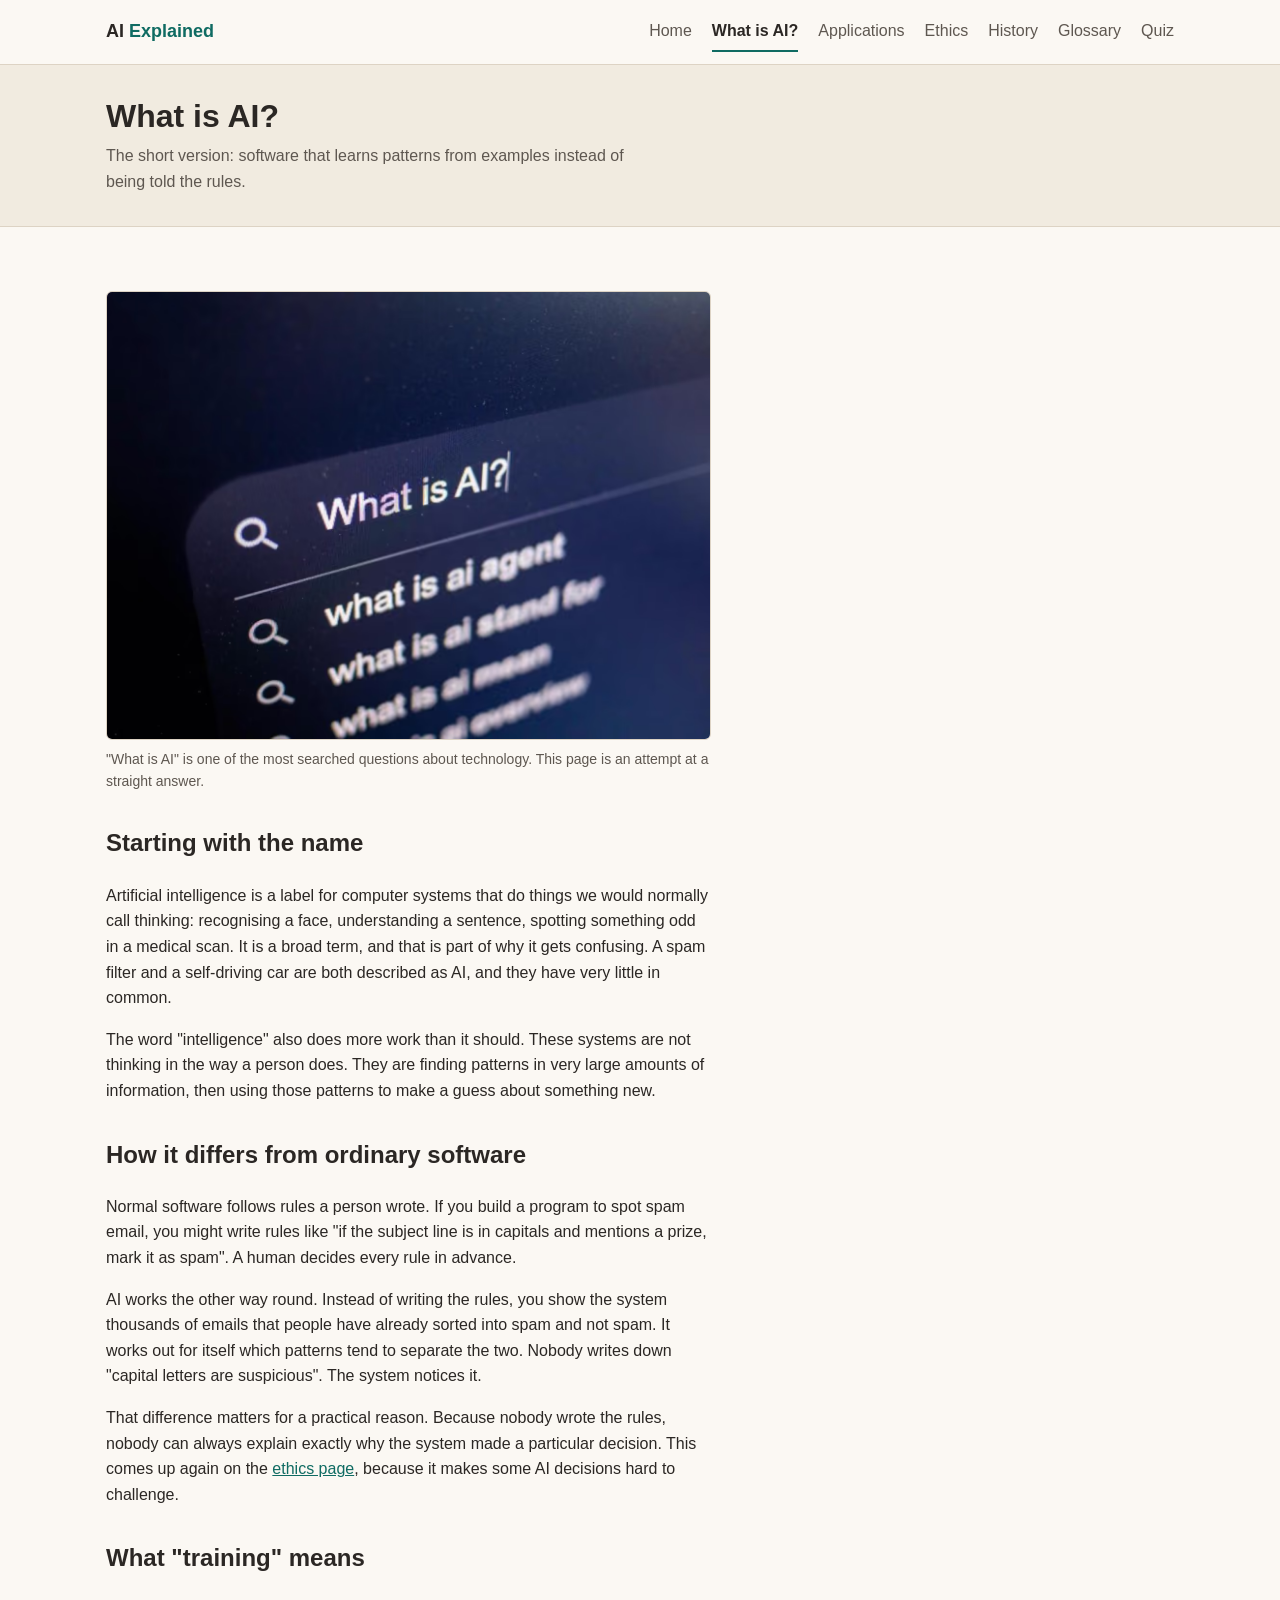
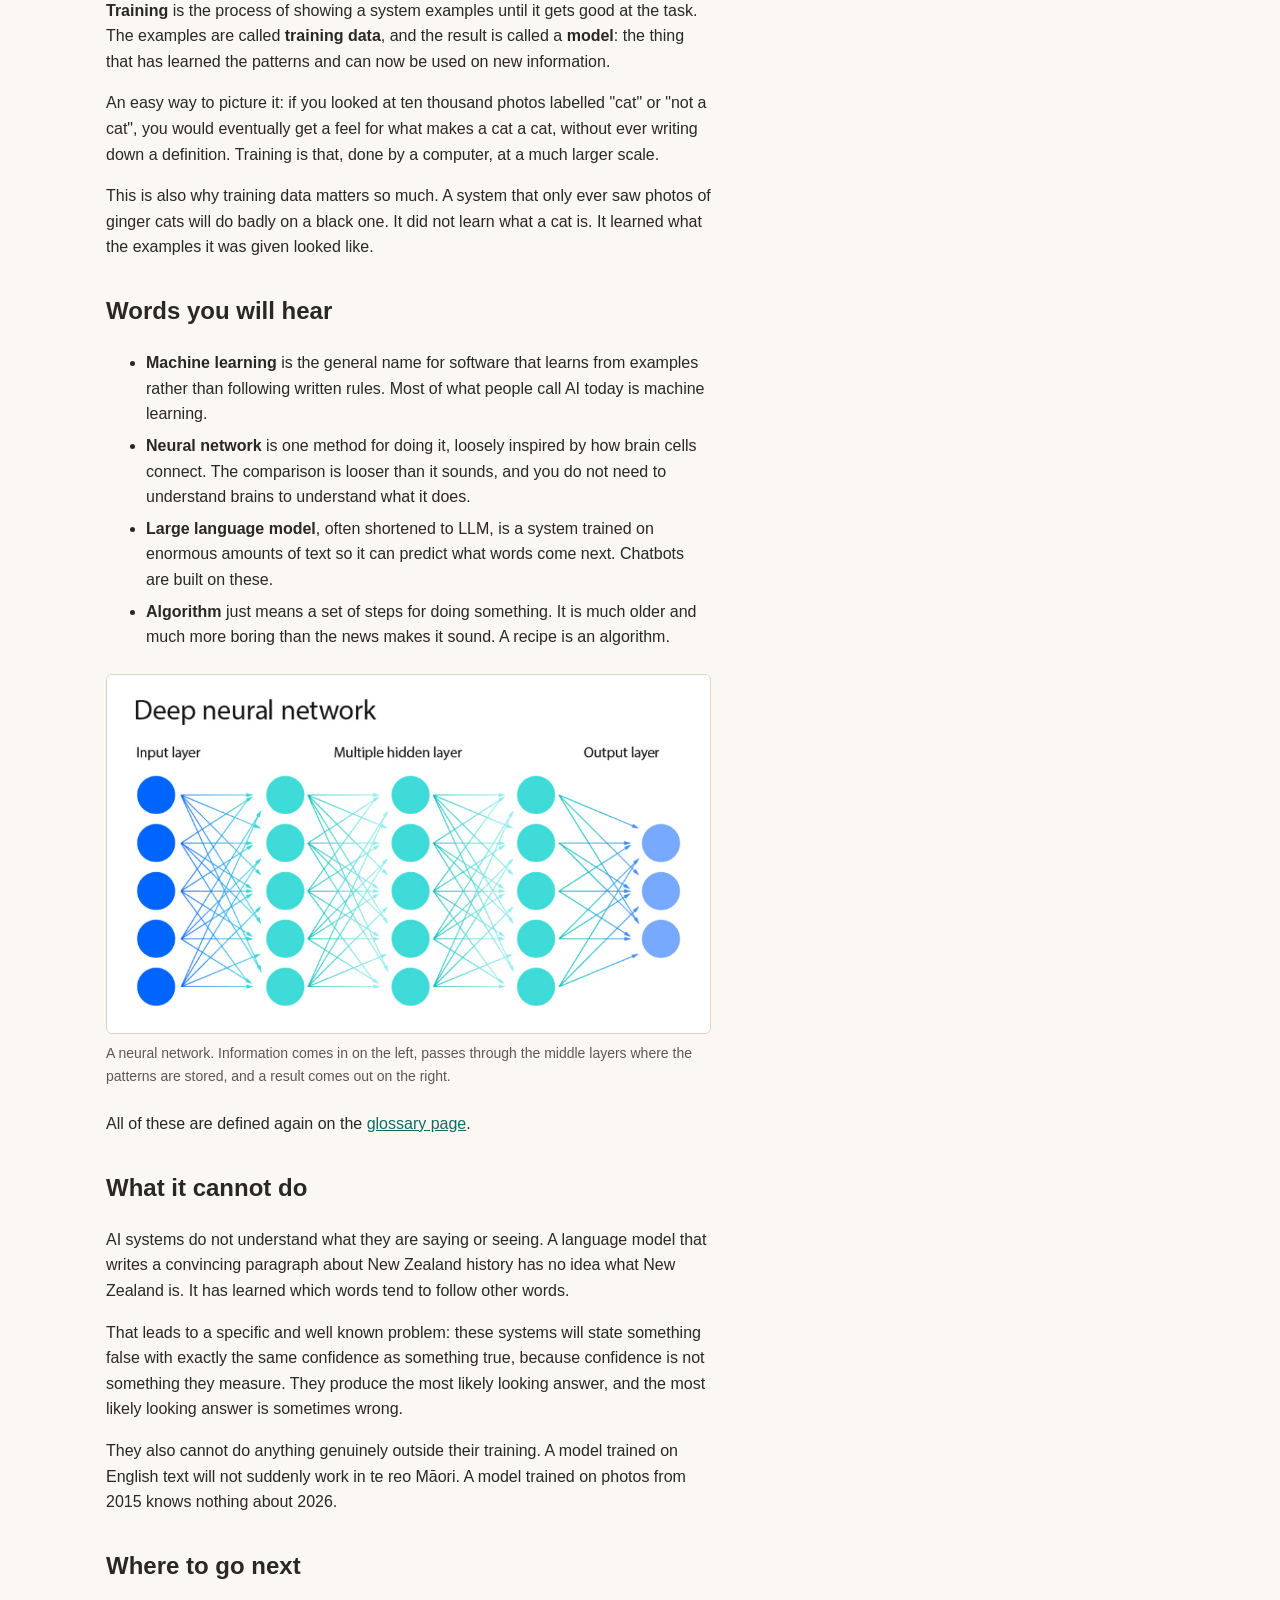
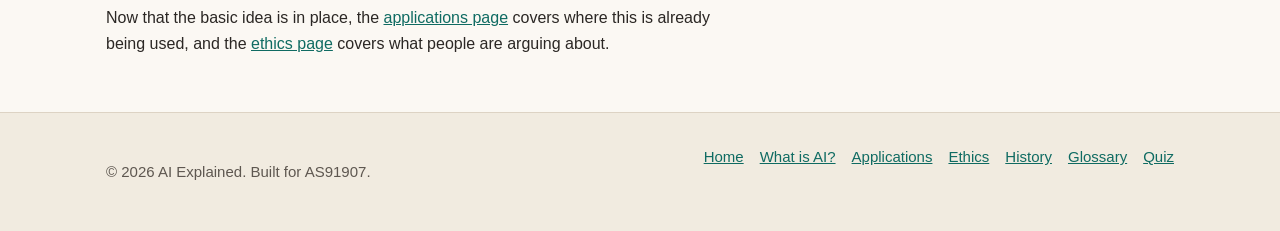
<file: what-is-ai.html>
<!DOCTYPE html>
<html lang="en-NZ">
<head>
<meta charset="utf-8">
<meta name="viewport" content="width=device-width, initial-scale=1">
<title>What is AI? - AI Explained</title>
<meta name="description" content="A plain language explanation of what artificial intelligence actually is, how it differs from ordinary software, and what it cannot do.">
<link rel="stylesheet" href="css/styles.css">
</head>
<body>

<a class="skip-link" href="#main">Skip to content</a>

<header class="site-header">
  <div class="page-width header-row">
    <a class="site-logo" href="index.html">AI <span>Explained</span></a>

    <button type="button" class="menu-button" aria-expanded="false" aria-controls="main-menu">
      <span class="menu-icon" aria-hidden="true"><span></span><span></span><span></span></span>
      Menu
    </button>

    <nav id="main-menu" class="main-menu" aria-label="Main">
      <ul>
        <li><a href="index.html">Home</a></li>
        <li><a href="what-is-ai.html" aria-current="page">What is AI?</a></li>
        <li><a href="applications.html">Applications</a></li>
        <li><a href="ethics.html">Ethics</a></li>
        <li><a href="history.html">History</a></li>
        <li><a href="glossary.html">Glossary</a></li>
        <li><a href="quiz.html">Quiz</a></li>
      </ul>
    </nav>
  </div>
</header>

<div class="page-banner">
  <div class="page-width">
    <h1>What is AI?</h1>
    <p>The short version: software that learns patterns from examples instead of being told the rules.</p>
  </div>
</div>

<main id="main">
  <div class="page-width">
   <div class="text-column">

    <figure>
      <img src="images/what-is-ai-search.avif" alt="A search box with the words What is AI typed into it, showing suggested searches underneath.">
      <figcaption>"What is AI" is one of the most searched questions about technology. This page is an attempt at a straight answer.</figcaption>
    </figure>

    <h2>Starting with the name</h2>
    <p>
      Artificial intelligence is a label for computer systems that do things we
      would normally call thinking: recognising a face, understanding a
      sentence, spotting something odd in a medical scan. It is a broad term,
      and that is part of why it gets confusing. A spam filter and a
      self-driving car are both described as AI, and they have very little in
      common.
    </p>
    <p>
      The word "intelligence" also does more work than it should. These systems
      are not thinking in the way a person does. They are finding patterns in
      very large amounts of information, then using those patterns to make a
      guess about something new.
    </p>

    <h2>How it differs from ordinary software</h2>
    <p>
      Normal software follows rules a person wrote. If you build a program to
      spot spam email, you might write rules like "if the subject line is in
      capitals and mentions a prize, mark it as spam". A human decides every
      rule in advance.
    </p>
    <p>
      AI works the other way round. Instead of writing the rules, you show the
      system thousands of emails that people have already sorted into spam and
      not spam. It works out for itself which patterns tend to separate the two.
      Nobody writes down "capital letters are suspicious". The system notices it.
    </p>
    <p>
      That difference matters for a practical reason. Because nobody wrote the
      rules, nobody can always explain exactly why the system made a particular
      decision. This comes up again on the <a href="ethics.html">ethics page</a>,
      because it makes some AI decisions hard to challenge.
    </p>

    <h2>What "training" means</h2>
    <p>
      <strong>Training</strong> is the process of showing a system
      examples until it gets good at the task. The examples are called
      <strong>training data</strong>, and the result is called a
      <strong>model</strong>: the thing that has learned the patterns
      and can now be used on new information.
    </p>
    <p>
      An easy way to picture it: if you looked at ten thousand photos labelled
      "cat" or "not a cat", you would eventually get a feel for what makes a cat
      a cat, without ever writing down a definition. Training is that, done by a
      computer, at a much larger scale.
    </p>
    <p>
      This is also why training data matters so much. A system that only ever
      saw photos of ginger cats will do badly on a black one. It did not learn
      what a cat is. It learned what the examples it was given looked like.
    </p>

    <h2>Words you will hear</h2>
    <ul>
      <li>
        <strong>Machine learning</strong> is the general name for
        software that learns from examples rather than following written rules.
        Most of what people call AI today is machine learning.
      </li>
      <li>
        <strong>Neural network</strong> is one method for doing it,
        loosely inspired by how brain cells connect. The comparison is looser
        than it sounds, and you do not need to understand brains to understand
        what it does.
      </li>
      <li>
        <strong>Large language model</strong>, often shortened to LLM,
        is a system trained on enormous amounts of text so it can predict what
        words come next. Chatbots are built on these.
      </li>
      <li>
        <strong>Algorithm</strong> just means a set of steps for doing
        something. It is much older and much more boring than the news makes it
        sound. A recipe is an algorithm.
      </li>
    </ul>
    <figure>
      <img src="images/neural-network.avif" alt="Diagram of a deep neural network. Five input circles connect to three columns of hidden circles, which connect to three output circles.">
      <figcaption>A neural network. Information comes in on the left, passes through the middle layers where the patterns are stored, and a result comes out on the right.</figcaption>
    </figure>

    <p>
      All of these are defined again on the
      <a href="glossary.html">glossary page</a>.
    </p>

    <h2>What it cannot do</h2>
    <p>
      AI systems do not understand what they are saying or seeing. A language
      model that writes a convincing paragraph about New Zealand history has no
      idea what New Zealand is. It has learned which words tend to follow other
      words.
    </p>
    <p>
      That leads to a specific and well known problem: these systems will state
      something false with exactly the same confidence as something true,
      because confidence is not something they measure. They produce the most
      likely looking answer, and the most likely looking answer is sometimes
      wrong.
    </p>
    <p>
      They also cannot do anything genuinely outside their training. A model
      trained on English text will not suddenly work in te reo Māori. A model trained
      on photos from 2015 knows nothing about 2026.
    </p>

    <h2>Where to go next</h2>
    <p>
      Now that the basic idea is in place, the
      <a href="applications.html">applications page</a> covers where this is
      already being used, and the <a href="ethics.html">ethics page</a> covers
      what people are arguing about.
    </p>

   </div>
  </div>
</main>

<footer class="site-footer">
  <div class="page-width footer-row">
    <p>&copy; 2026 AI Explained. Built for AS91907.</p>
    <ul>
      <li><a href="index.html">Home</a></li>
      <li><a href="what-is-ai.html">What is AI?</a></li>
      <li><a href="applications.html">Applications</a></li>
      <li><a href="ethics.html">Ethics</a></li>
      <li><a href="history.html">History</a></li>
      <li><a href="glossary.html">Glossary</a></li>
      <li><a href="quiz.html">Quiz</a></li>
    </ul>
  </div>
</footer>

<script src="js/script.js"></script>
</body>
</html>
</file>
<file: css/styles.css>
/* AI Explained - main stylesheet */


/* All the colours are set here in one place so they are easy to change later */
/* Cream and teal, picked in Trial 3. --blue is now teal but kept its name
   so nothing else in the file had to change. */
:root {
  --bg: #fbf8f3;
  --grey-bg: #f1ebe0;
  --text: #2b2724;
  --grey-text: #5e5750;
  --blue: #0f6b62;
  --border: #ddd3c4;
  --green: #2e7d46;
  --red: #b3261e;
}


/* Basic page setup */

* {
  box-sizing: border-box;
}

body {
  margin: 0;
  background: var(--bg);
  color: var(--text);
  font-family: Arial, Helvetica, sans-serif;
  line-height: 1.6;
}

a {
  color: var(--blue);
}

/* Keeps the content in the middle of the screen instead of stretching
   all the way across on a big monitor. Used on every page. */
.page-width {
  max-width: 1100px;
  margin: 0 auto;
  padding: 0 16px;
}

/* Shows an outline when you tab through the page with the keyboard */
:focus-visible {
  outline: 3px solid var(--blue);
  outline-offset: 2px;
}

/* Hidden link that lets keyboard users jump straight to the content
   instead of tabbing through the whole menu on every page */
.skip-link {
  position: absolute;
  left: -9999px;
  background: var(--blue);
  color: #ffffff;
  padding: 10px 16px;
}

.skip-link:focus {
  left: 16px;
  top: 16px;
}


/* Header and menu */

.site-header {
  border-bottom: 1px solid var(--border);
}

/* Puts the logo on the left and the menu on the right */
.header-row {
  display: flex;
  align-items: center;
  justify-content: space-between;
  flex-wrap: wrap;
  gap: 16px;
  padding: 12px 16px;
}

.site-logo {
  font-size: 18px;
  font-weight: bold;
  text-decoration: none;
  color: var(--text);
}

.site-logo span {
  color: var(--blue);
}

.main-menu ul {
  list-style: none;
  display: flex;
  flex-wrap: wrap;
  gap: 4px 20px;
  margin: 0;
  padding: 0;
}

.main-menu a {
  display: block;
  padding: 6px 0;
  text-decoration: none;
  color: var(--grey-text);
}

.main-menu a:hover {
  color: var(--blue);
}

/* Underlines whichever page you are currently on */
.main-menu a[aria-current="page"] {
  color: var(--text);
  font-weight: bold;
  border-bottom: 2px solid var(--blue);
}

/* The button that opens the menu. Only shows up on phones. */
.menu-button {
  display: none;
  align-items: center;
  gap: 8px;
  background: none;
  border: 1px solid var(--border);
  border-radius: 6px;
  padding: 8px 12px;
  font-family: inherit;
  font-size: 15px;
  color: var(--text);
  cursor: pointer;
}

/* The three stacked lines on the menu button */
.menu-icon {
  width: 18px;
}

.menu-icon span {
  display: block;
  height: 2px;
  background: var(--text);
  margin: 3px 0;
}


/* Phones and small screens */
@media (max-width: 767px) {

  .menu-button {
    display: flex;
  }

  /* Menu starts hidden and the button shows it */
  .main-menu {
    display: none;
    width: 100%;
    border-top: 1px solid var(--border);
    padding-top: 8px;
  }

  /* JavaScript adds this class when the menu button is pressed */
  .main-menu.open {
    display: block;
  }

  /* Stack the links down the page instead of across */
  .main-menu ul {
    flex-direction: column;
    gap: 0;
  }

  .main-menu a {
    padding: 10px 0;
  }

  .main-menu a[aria-current="page"] {
    border-bottom: none;
    border-left: 3px solid var(--blue);
    padding-left: 10px;
  }
}


/* The big grey box at the top of the home page */

.home-banner {
  background: var(--grey-bg);
  border-bottom: 1px solid var(--border);
  padding: 48px 0;
}

.home-banner h1 {
  margin: 0 0 8px;
  font-size: 40px;
  line-height: 1.2;
}

.home-banner .tagline {
  margin: 0 0 16px;
  font-size: 18px;
  color: var(--grey-text);
}

.home-banner p {
  max-width: 60ch;
}

.button {
  display: inline-block;
  margin-top: 16px;
  background: var(--blue);
  color: #ffffff;
  text-decoration: none;
  padding: 12px 20px;
  border-radius: 6px;
}


/* The same grey box but smaller, used at the top of every other page */

.page-banner {
  background: var(--grey-bg);
  border-bottom: 1px solid var(--border);
  padding: 32px 0;
}

.page-banner h1 {
  margin: 0 0 8px;
  font-size: 32px;
  line-height: 1.2;
}

.page-banner p {
  margin: 0;
  max-width: 60ch;
  color: var(--grey-text);
}

/* On phones the big headings wrapped onto 4 lines and the home banner
   filled the whole screen, so they are made smaller here */
@media (max-width: 767px) {
  .home-banner {
    padding: 32px 0;
  }

  .home-banner h1 {
    font-size: 30px;
  }

  .page-banner {
    padding: 24px 0;
  }

  .page-banner h1 {
    font-size: 26px;
  }
}


/* Page content */

main {
  padding: 40px 0;
}

main h2 {
  margin-top: 32px;
}

/* Stops lines of text getting too long to read comfortably.
   Goes around the writing on the information pages. */
.text-column {
  max-width: 68ch;
}

.text-column h2:first-child {
  margin-top: 0;
}

.text-column li {
  margin-bottom: 6px;
}

/* The boxes on the home page. They sit side by side on a computer
   and stack up on a phone. */
.card-grid {
  display: grid;
  grid-template-columns: repeat(auto-fit, minmax(240px, 1fr));
  gap: 20px;
  padding: 0;
  list-style: none;
}

.card {
  border: 1px solid var(--border);
  border-radius: 6px;
  padding: 20px;
}

.card h3 {
  margin-top: 0;
}

.card p {
  color: var(--grey-text);
  margin-bottom: 0;
}

/* On the Applications page the cards use h2 headings, so they are made a
   bit smaller to stop the cards looking crowded. Picked in Trial 4. */
.card h2 {
  margin-top: 0;
  font-size: 20px;
}

.card p + p {
  margin-top: 12px;
}


/* The list of dates on the history page */

/* The line running down the left hand side */
.timeline {
  border-left: 3px solid var(--border);
  padding-left: 20px;
}

/* One event. This is a details tag, so the browser opens and closes it
   on its own and no JavaScript is needed. */
.timeline-entry {
  border-bottom: 1px solid var(--border);
  padding: 4px 0;
}

.timeline-entry:last-child {
  border-bottom: none;
}

/* The bit you click on to open an entry */
.timeline-entry summary {
  cursor: pointer;
  padding: 10px 0;
  font-weight: bold;
}

.timeline-entry summary:hover {
  color: var(--blue);
}

/* The year, shown in front of the event name */
.timeline-year {
  color: var(--blue);
  margin-right: 10px;
}

/* The extra writing that appears once the entry is open */
.timeline-entry p {
  margin: 0 0 14px;
  color: var(--grey-text);
}


/* The list of words on the glossary page */

/* A description list, which is the HTML built for pairs of a word
   and its meaning */
.glossary {
  margin: 0;
}

/* The word being defined */
.glossary dt {
  font-weight: bold;
  font-size: 18px;
  margin-top: 26px;
  padding-top: 14px;
  border-top: 1px solid var(--border);
}

/* The meaning underneath it */
.glossary dd {
  margin: 6px 0 0;
  color: var(--grey-text);
}


/* The quiz */

/* One question, with its answer choices inside it */
.question {
  border: 1px solid var(--border);
  border-radius: 6px;
  padding: 16px 20px;
  margin: 0 0 20px;
}

.question legend {
  font-weight: bold;
  padding: 0 6px;
}

/* Each answer choice. Clicking anywhere on the line selects it. */
.question label {
  display: block;
  padding: 6px 0;
  cursor: pointer;
}

.question input {
  margin-right: 8px;
}

/* These two classes get added by the JavaScript once the answers
   are checked, to show which questions were right and wrong */
.question.correct {
  border-color: var(--green);
  background: #f2f9f4;
}

.question.wrong {
  border-color: var(--red);
  background: #fdf3f3;
}

/* Questions that were skipped. A dashed grey border so they don't look the
   same as wrong ones. No background colour, so the green answer text still
   passes the contrast check. */
.question.unanswered {
  border: 1px dashed var(--grey-text);
}

/* The right answer, shown after a question is got wrong or skipped */
.show-answer {
  color: var(--green);
  font-weight: bold;
}

.show-answer::after {
  content: " (right answer)";
  font-weight: normal;
}

/* The score message underneath the questions */
.quiz-result {
  margin-top: 20px;
  padding: 16px 20px;
  border-radius: 6px;
  background: var(--grey-bg);
  font-weight: bold;
}

/* Keeps the empty box hidden before the quiz has been marked */
.quiz-result:empty {
  display: none;
}

/* The plainer second button next to Check my answers */
.button-plain {
  display: inline-block;
  margin: 16px 0 0 10px;
  background: none;
  border: 1px solid var(--border);
  border-radius: 6px;
  padding: 12px 20px;
  font-family: inherit;
  font-size: 15px;
  color: var(--text);
  cursor: pointer;
}


/* Pictures on the content pages */

figure {
  margin: 24px 0;
}

/* width 100% with height auto means the picture shrinks to fit a phone
   screen instead of running off the side */
figure img {
  display: block;
  width: 100%;
  height: auto;
  border: 1px solid var(--border);
  border-radius: 6px;
}

/* The caption underneath a picture */
figcaption {
  margin-top: 8px;
  font-size: 14px;
  color: var(--grey-text);
}


/* Footer */

.site-footer {
  background: var(--grey-bg);
  border-top: 1px solid var(--border);
  padding: 32px 0;
  font-size: 15px;
  color: var(--grey-text);
}

/* Copyright on the left, list of links on the right */
.footer-row {
  display: flex;
  flex-wrap: wrap;
  gap: 24px;
  justify-content: space-between;
}

.site-footer ul {
  list-style: none;
  margin: 0;
  padding: 0;
  display: flex;
  flex-wrap: wrap;
  gap: 4px 16px;
}
</file>
